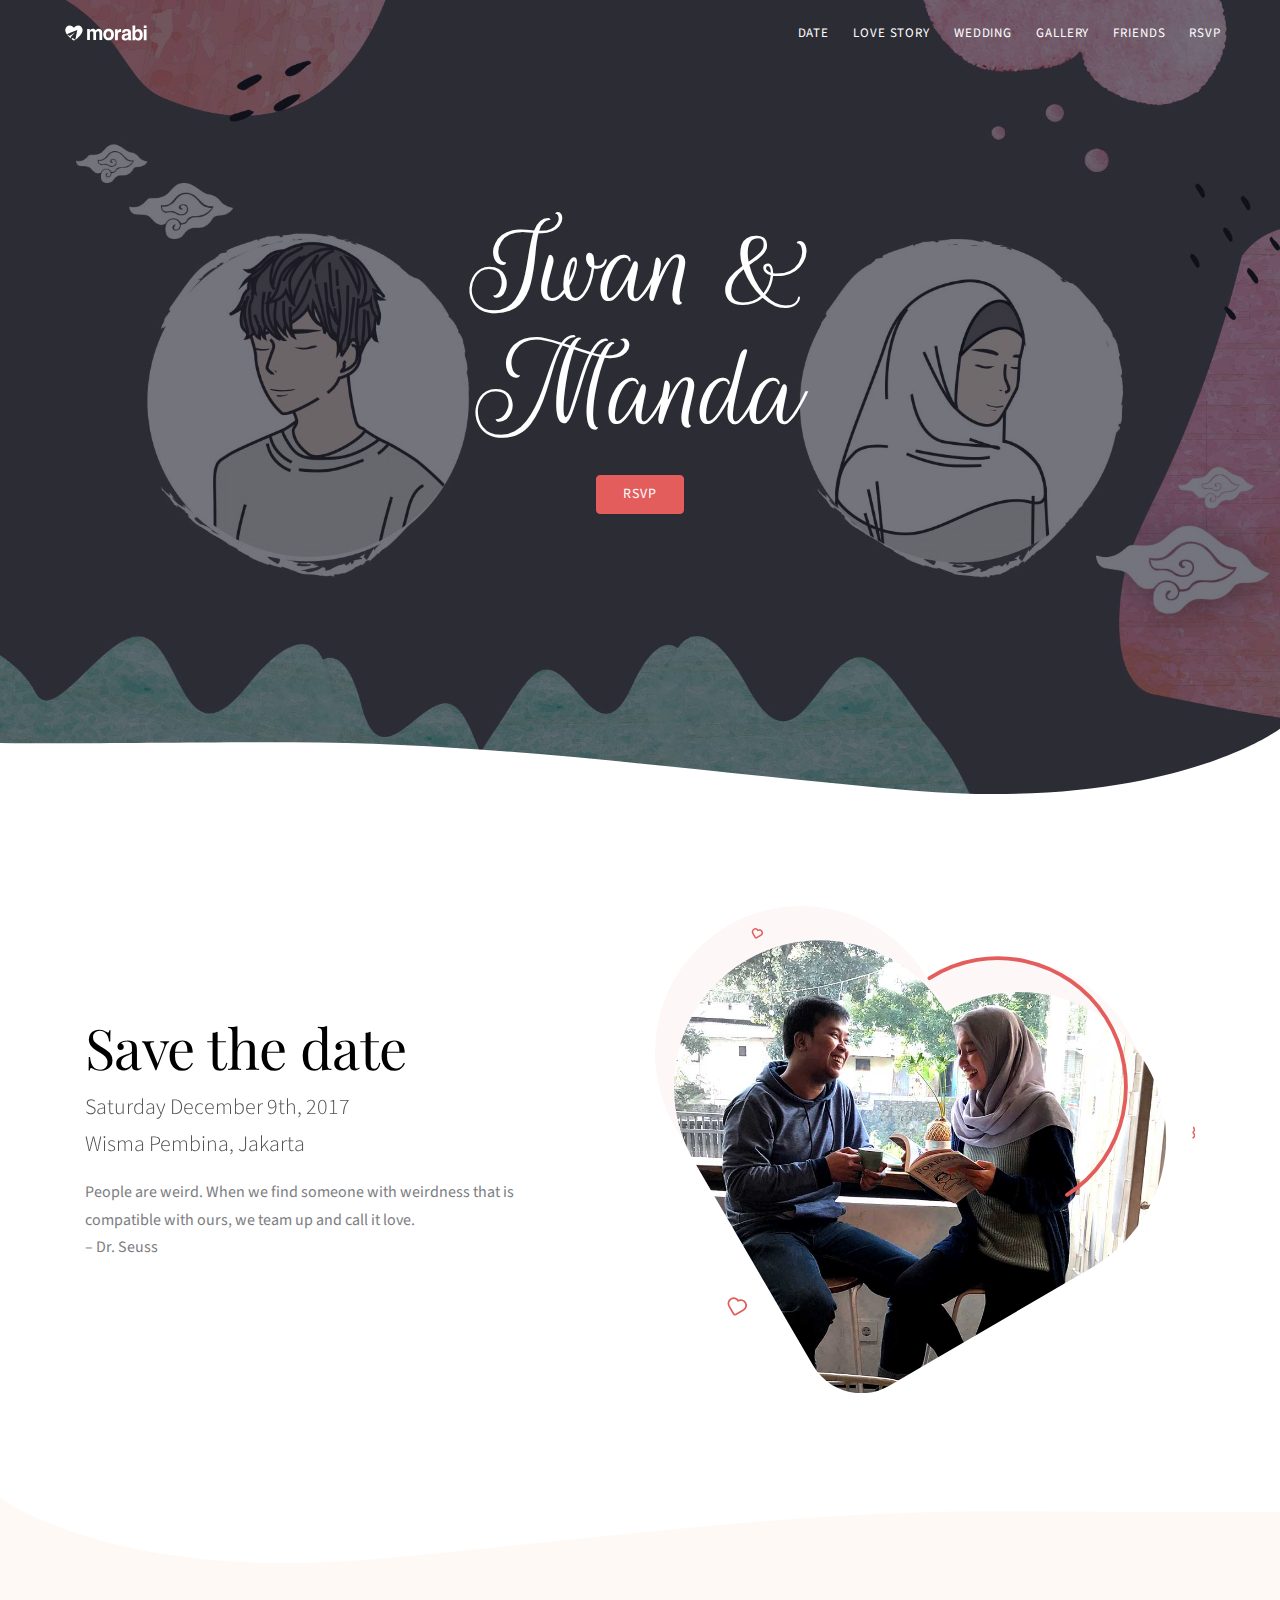
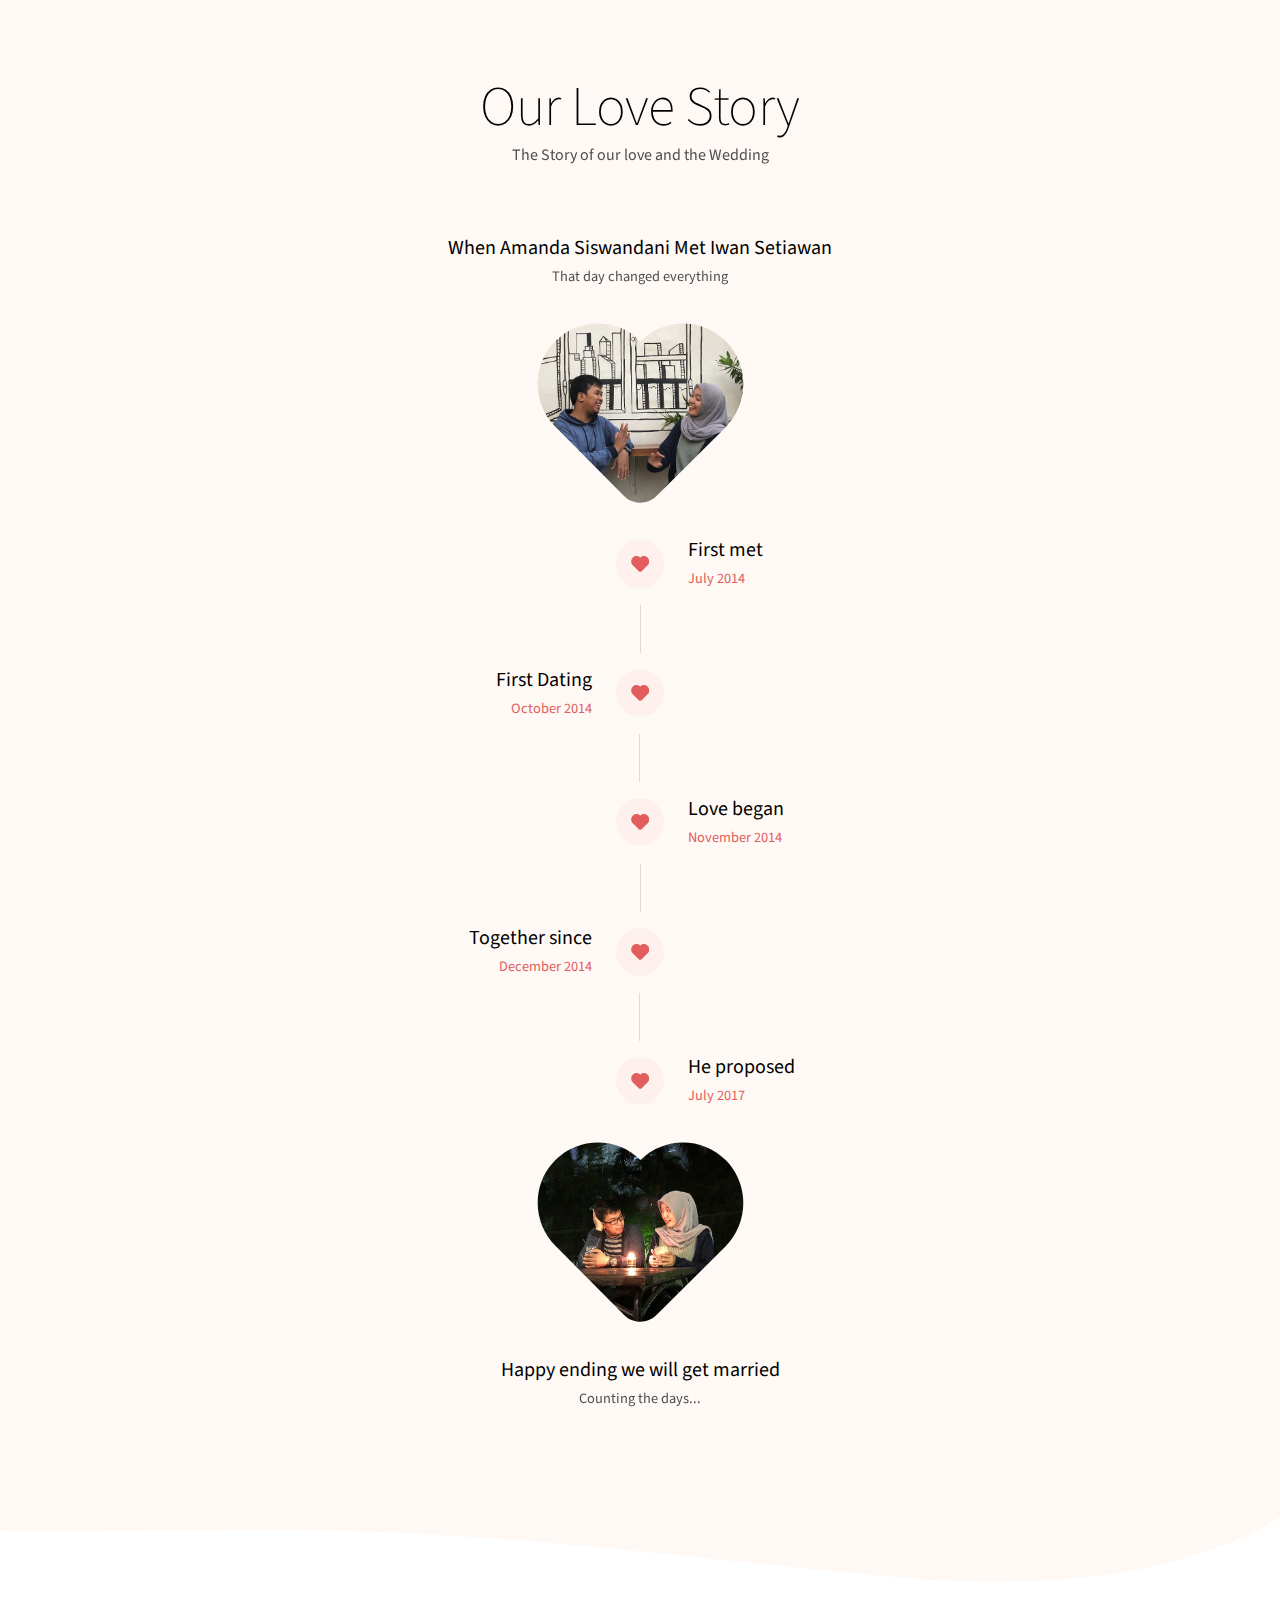
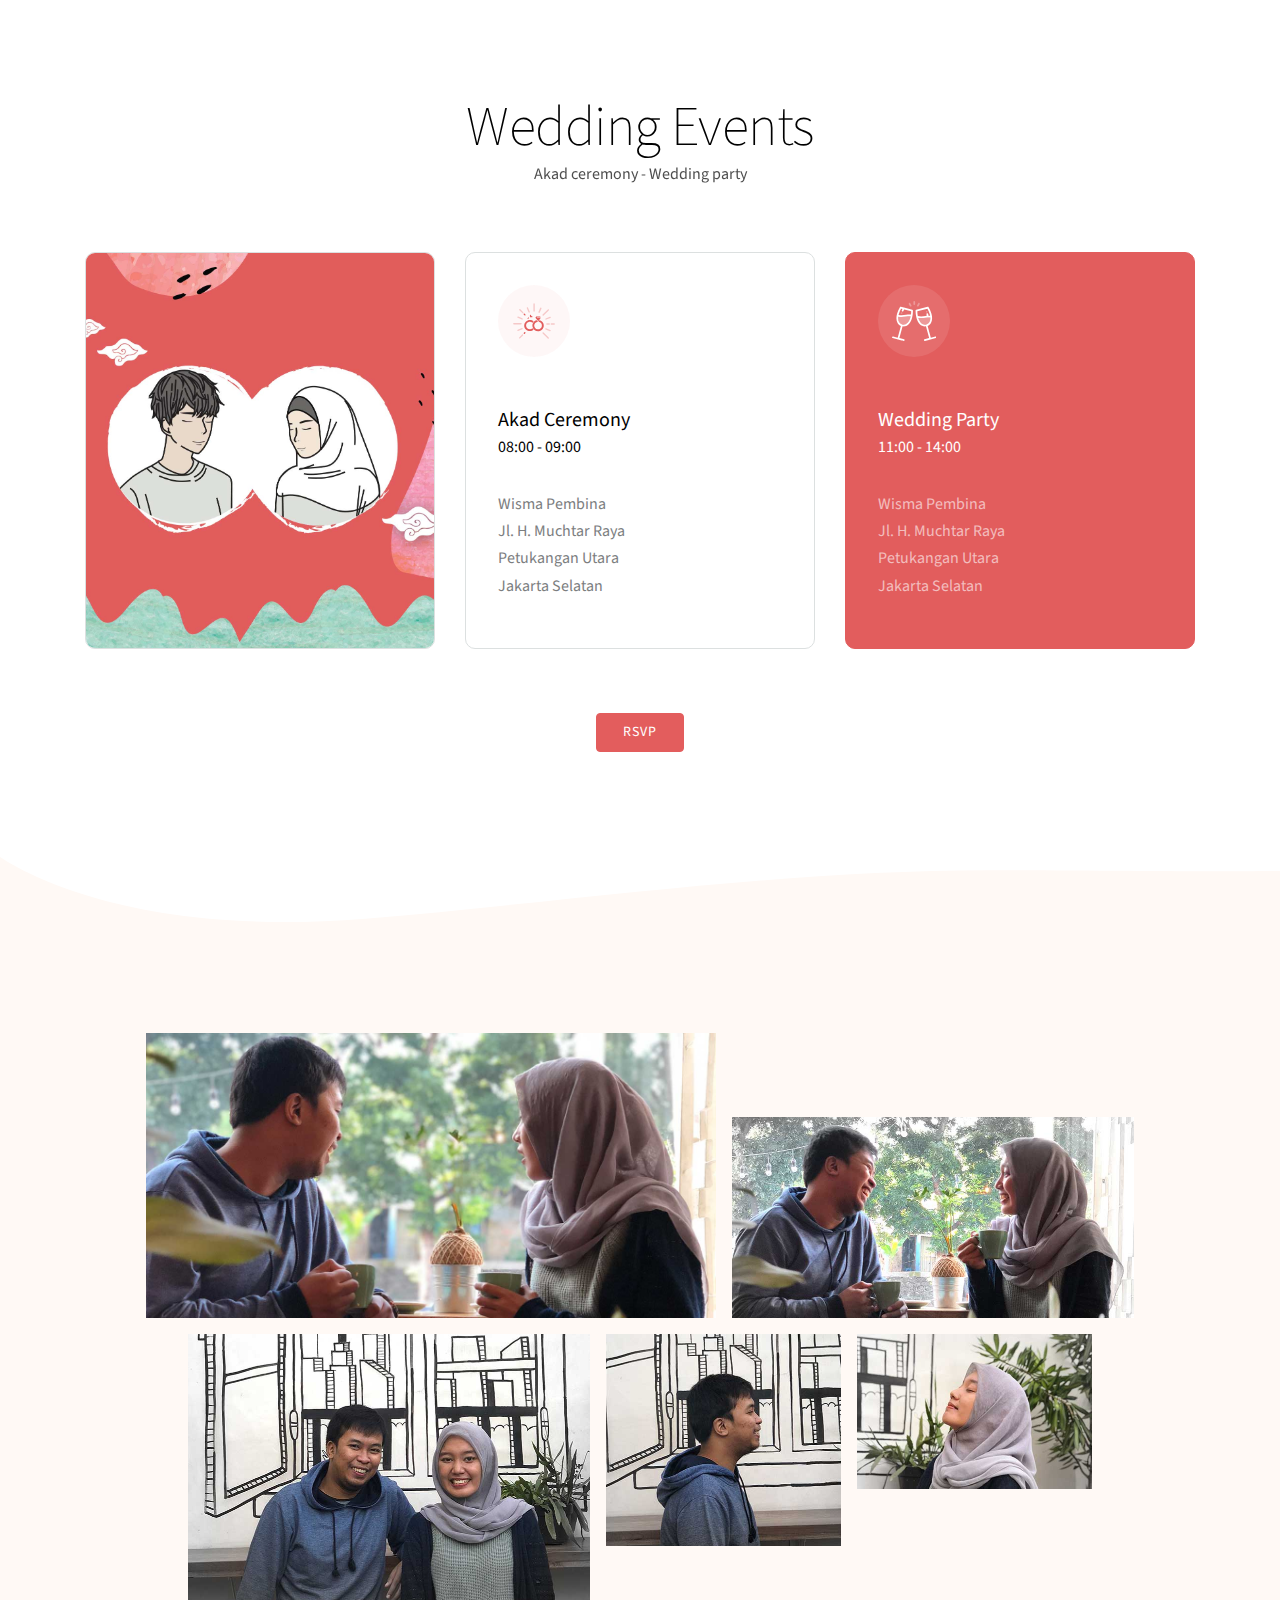
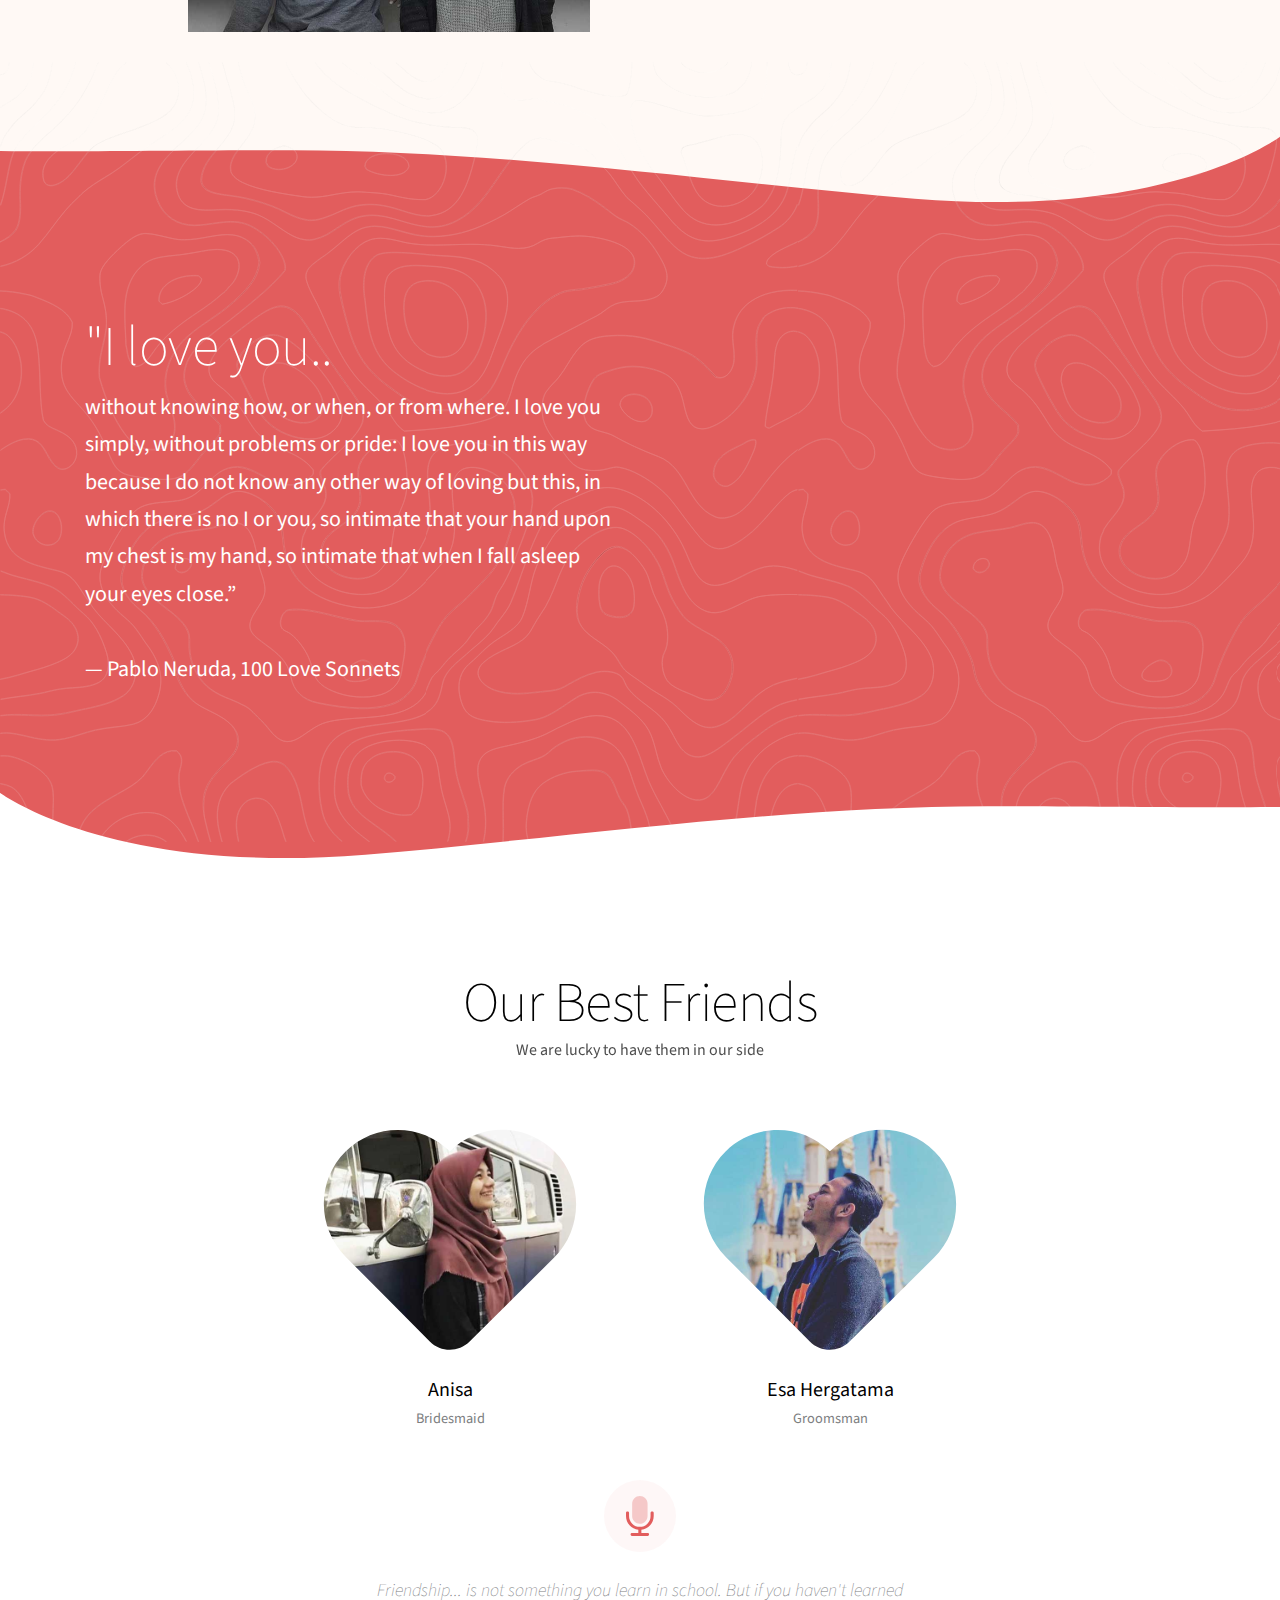
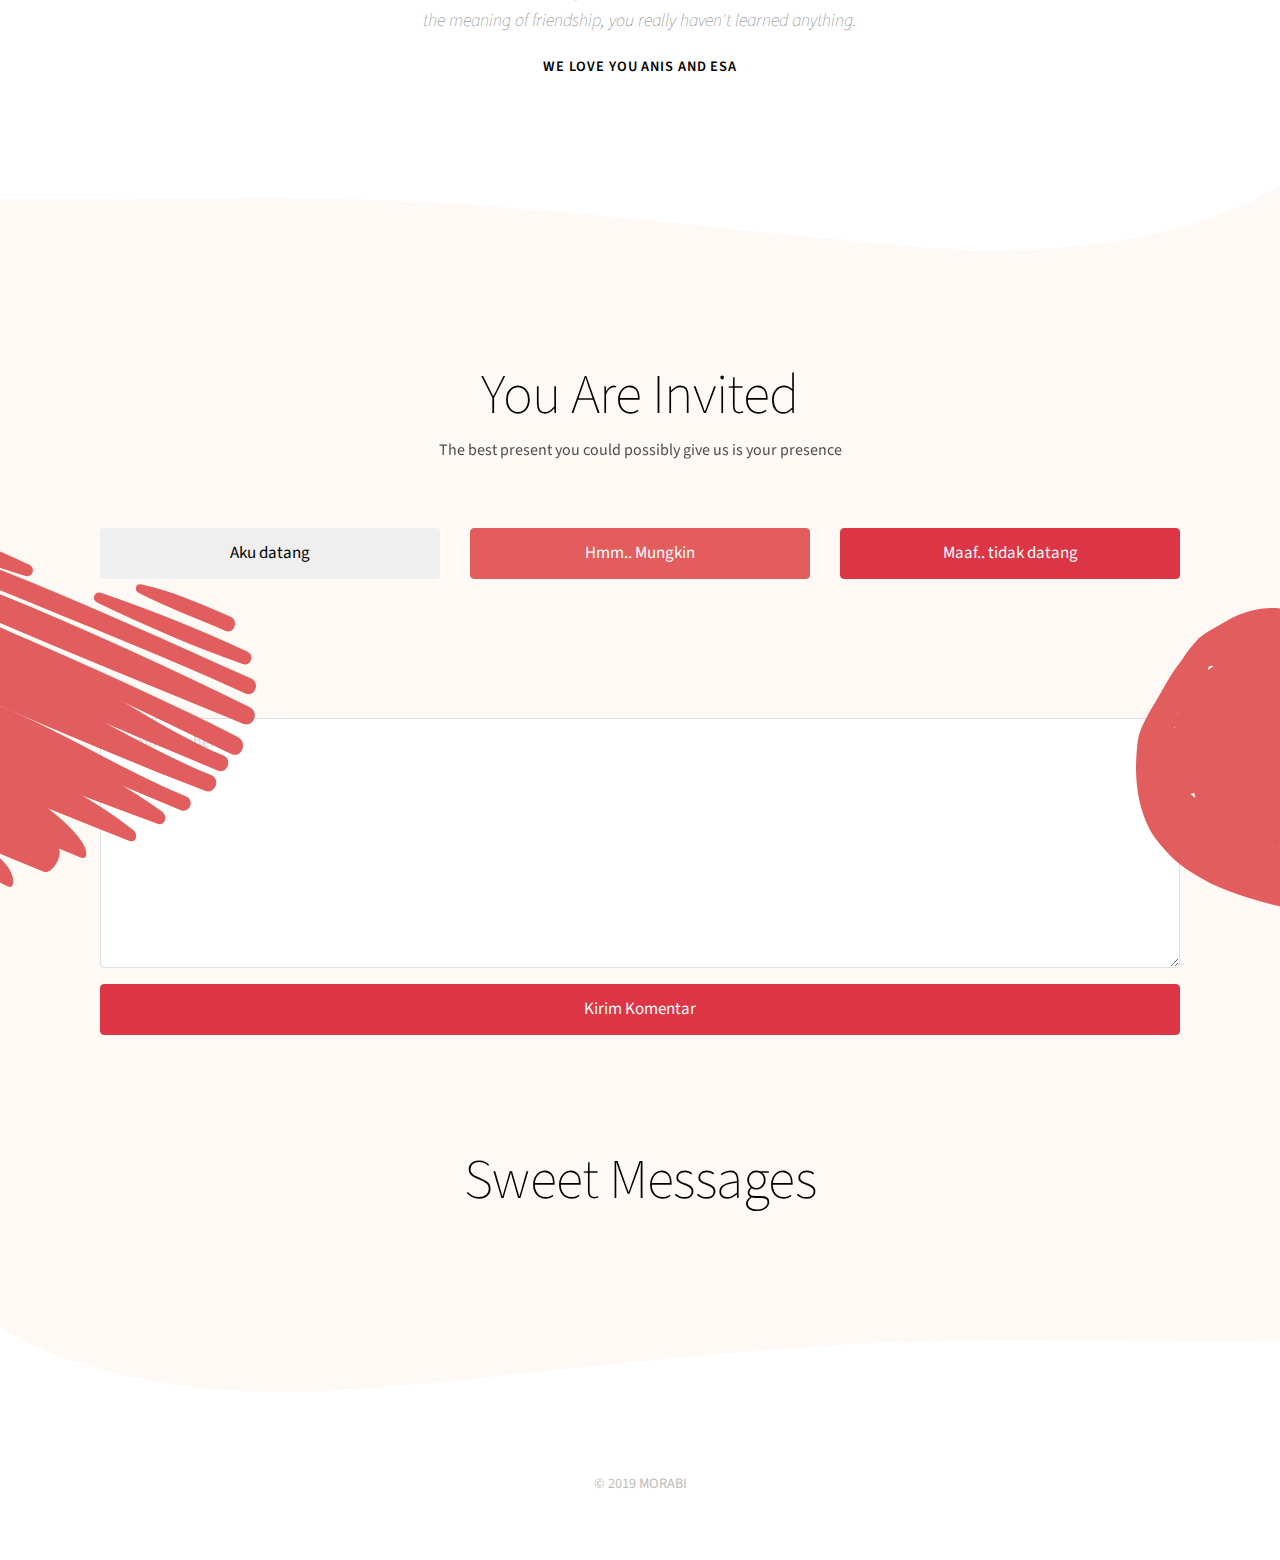
<file: index.html>
<!DOCTYPE html>
<html lang="en">

<head>
    <!-- Metas -->
    <meta charset="utf-8">
    <title>Our Joy Day</title>
    <meta name="description" content="">
    <meta name="viewport" content="width=device-width, initial-scale=1.0">
    <!-- Css -->
    <link href="css/bootstrap.css" rel="stylesheet" type="text/css" media="all" />
    <link href="css/main.css" rel="stylesheet" type="text/css" media="all" />
    <link href="css/magnific-popup.css" rel="stylesheet" type="text/css" media="all" />
    <link href="css/fonts.css" rel="stylesheet" type="text/css" media="all" />
    <link href="https://fonts.googleapis.com/css?family=Playfair+Display" rel="stylesheet">
    <link href="https://fonts.googleapis.com/css?family=Source+Sans+Pro:200,300,400,600,700" rel="stylesheet">
    <link href="https://fonts.googleapis.com/css?family=Open+Sans&display=swap" rel="stylesheet">
</head>

<body>
    <!-- Preloader -->
    <div class="loader">
        <!-- Preloader inner -->
        <div class="loader-inner">
            <svg width="120" height="220" viewbox="0 0 100 100" class="loading-spinner" version="1.1" xmlns="http://www.w3.org/2000/svg">
                <circle class="spinner" cx="50" cy="50" r="21" fill="#ffffff" stroke-width="2" />
            </svg>
        </div>
        <!-- End preloader inner -->
    </div>
    <!-- End preloader-->
    <!--Wrapper-->
    <div class="wrapper">
        <!--Header-->
        <header class="header default">
            <div class="header-section">
                <!--Container-->
                <div class="container-fluid ">
                    <nav class="navbar navbar-expand-lg header-navbar ml-0 ml-lg-5">
                        <a class=" navbar-brand navbar-logo scroll" href="#wrapper">
                            <img class="mb-0 logo-light" src="assets/svg/logo-light.svg" alt="">
                            <img class="mb-0 logo-dark" src="assets/svg/logo-dark.svg" alt="">
                        </a>
                        <button class="navbar-toggler btn-navbar-toggler" type="button" data-toggle="collapse" data-target=".nav-menu" aria-expanded="true" aria-label="Toggle navigation">
                            <span class="fa fa-bars"></span>
                        </button>
                        <div class="nav-menu collapse navbar-collapse navbar-collapse justify-content-end mr-5 ">
                            <ul class=" navbar-nav  header-navbar-nav">
                                <li><a class=" nav-link scroll" href="#resto">Date</a></li>
                                <li><a class=" nav-link scroll" href="#story">Love Story</a></li>
                                <li><a class=" nav-link scroll" href="#wedding">Wedding</a></li>
                                <li><a class=" nav-link scroll" href="#gallery">Gallery</a></li>
                                <li><a class=" nav-link scroll" href="#friends">Friends</a></li>
                                <li><a class=" nav-link scroll" href="#rsvp">Rsvp</a></li>
                            </ul>
                        </div>
                    </nav>
                </div>
                <!--End container-->
            </div>
        </header>
        <!--End header-->
        <!--Hero section-->
        <section class="gradient-overlay gradient-overlay-dark ">
            <img class="bg-image hidden-lg hidden-md hidden-sm" src="assets/img/1-mobile.jpeg" alt="">
            <img class="bg-image hidden-xs" src="assets/img/1.jpg" alt="">
            <div class="container">
                <!--row-->
                <div class="row min-vh-80 align-items-center z-index-2 position-relative text-center">
                    <div class="col-12">
                        <h1 class="display-2 font-script text-white mb-4">Iwan &amp;<br> Manda</h1>
                        <a href="#rsvp" class="btn btn-primary btn-wide-sm btn-sm  scroll">RSVP</a>
                    </div>
                </div>
                <!--End row-->
            </div>
            <!--End container-->
            <div class="curved-decoration ">


                <svg width="100%" height="100%" version="1.1" xmlns="http://www.w3.org/2000/svg" xmlns:xlink="http://www.w3.org/1999/xlink" x="0px" y="0px" viewBox="0 0 2560 168.6227" enable-background="new 0 0 2560 168.6227" xml:space="preserve">
                    <g>
                    </g>
                    <g>
                        <path d="M2560,0c0,0-219.6543,165.951-730.788,124.0771c-383.3156-31.4028-827.2138-96.9514-1244.7139-96.9514
      c-212.5106,0-439,3.5-584.4982,1.5844l0,139.9126h2560V0z" />
                    </g>
                </svg>
            </div>
        </section>
        <!--End hero section-->
        <!--Date section-->
        <section id="resto" class=" ">
            <div class="container spacer-double-lg">
                <div class="row justify-content-lg-between align-items-center">
                    <div class="col-md-6 mb-5 mb-md-0">
                        <div class="pr-md-4">
                            <h1 class="font-secondary display-4">Save the date</h1>
                            <p class="lead font-weight-300 text-dark-gray opacity-8">Saturday December 9th, 2017 <br>Wisma Pembina, Jakarta</p>
                            <p class="mb-4 pr-5">People are weird. When we find someone with weirdness that is compatible with ours, we team up and call it love.
                                <br>– Dr. Seuss</p>
                            <div class="countdown row text-center"></div>
                        </div>
                    </div>
                    <div class="col-md-6">
                        <div class="svg-mask-container">
                            <svg version="1.1" id="p.svg" xmlns="http://www.w3.org/2000/svg" xmlns:xlink="http://www.w3.org/1999/xlink" x="0px" y="0px" viewBox="0 0 980.2914 884.5557" enable-background="new 0 0 980.2914 884.5557" xml:space="preserve">
                                <path opacity="0.05" fill="#E35D5D" d="M493.9887,130.1238L493.9887,130.1238C419.5373,4.797,257.8407-37.3296,131.6182,36.1312
                              C4.3062,110.2269-37.5245,274.4576,36.6059,401.6698l215.8423,370.3983c28.1165,48.2495,90.0233,64.5706,138.2729,36.4541
                              l368.4115-214.6845c127.2958-74.1791,172.7084-240.1479,98.7059-367.5465C783.976,99.1337,621.0024,56.1091,493.9887,130.1238z" />
                                <path fill="none" stroke="#E35D5D" stroke-width="3.1978" stroke-miterlimit="10" d="M151.0414,716.6817L151.0414,716.6817
                              c-2.6854-4.5204-8.5175-6.0399-13.0702-3.3902c-4.592,2.6725-6.1008,8.5961-3.427,13.1844l7.7851,13.3598
                              c1.0141,1.7403,3.247,2.3289,4.9873,1.3148l13.2881-7.7433c4.5914-2.6756,6.2294-8.6618,3.5602-13.257
                              C161.5008,715.5639,155.6226,714.0121,151.0414,716.6817z" />
                                <path fill="none" stroke="#E35D5D" stroke-width="2.7402" stroke-miterlimit="10" d="M186.6779,44.1803L186.6779,44.1803
                              c-1.4613-2.4599-4.635-3.2867-7.1125-1.8449c-2.4988,1.4543-3.3199,4.6778-1.8649,7.1747l4.2365,7.2701
                              c0.5519,0.947,1.767,1.2674,2.714,0.7155l7.2311-4.2138c2.4985-1.456,3.3899-4.7136,1.9374-7.2141
                              C192.3697,43.572,189.1709,42.7276,186.6779,44.1803z" />
                                <path fill="none" stroke="#E35D5D" stroke-width="2.5752" stroke-miterlimit="10" d="M978.3951,400.8979
                              c-0.5042,0.934-0.5042,2.0591,0,2.993c0.3052,0.4453,0.5839,0.9083,0.835,1.3862c0.5513,1.3705-0.4096,2.8669-1.3862,3.9854
                              c-0.6144,0.7089-1.3075,1.6697-0.8979,2.5203c0.1919,0.3133,0.4371,0.5904,0.7246,0.8192c2.0887,2.0325,2.1343,5.3734,0.1018,7.4622
                              c-0.5895,0.6058-1.3159,1.0612-2.1182,1.3277" />
                                <defs>
                                    <mask id="mask">
                                        <path fill="#ffffff" d="M528.4855,192.3897L528.4855,192.3897C454.034,67.0629,292.3375,24.9363,166.115,98.3971
                                    C38.8029,172.4928-3.0277,336.7236,71.1027,463.9358L286.945,834.3341c28.1165,48.2495,90.0233,64.5706,138.2729,36.4541
                                    l368.4115-214.6845c127.2958-74.1792,172.7084-240.1479,98.7059-367.5465C818.4728,161.3996,655.4992,118.375,528.4855,192.3897z" />
                                    </mask>
                                </defs>
                                <image mask="url(#mask)" width="981" height="885" xlink:href="assets/img/mask-lg.jpg" />
                                <g>
                                    <path fill="none" stroke="#E35D5D" stroke-width="7" stroke-linecap="round" stroke-miterlimit="10" d="M747.8805,524.349
                                 c108.1955-68.637,139.1927-213.677,70.5558-321.8725S606.4696,62.2462,498.2741,130.8832l0,0" />
                                </g>
                            </svg>
                        </div>
                    </div>
                </div>
            </div>
            <div class="curved-decoration">
                <svg width="100%" height="100%" class="bg-secondary-svg" version="1.1" xmlns="http://www.w3.org/2000/svg" xmlns:xlink="http://www.w3.org/1999/xlink" x="0px" y="0px" viewBox="0 0 2560 168.6227" enable-background="new 0 0 2560 168.6227" xml:space="preserve">
                    <g>
                    </g>
                    <g>
                        <path d="M0,0c0,0,219.6543,165.951,730.788,124.0771c383.3156-31.4028,827.2139-96.9514,1244.7139-96.9514
      c212.5106,0,438.9999,3.5,584.4982,1.5844v139.9126H0V0z" />
                    </g>
                </svg>
            </div>
        </section>
        <!--End date section-->
        <section id="story" class=" bg-secondary spacer-one-top-lg">
            <!--Container-->
            <div class="container spacer-one-bottom-lg">
                <!--Row-->
                <div class="row justify-content-center">
                    <div class="col">
                        <div class=" text-center mb-5 pb-5">
                            <h1 class="display-4 mb-0">Our Love Story</h1>
                            <p class="w-md-40 mb-0 mx-auto text-dark-gray opacity-8 ">The Story of our love and the Wedding</p>
                        </div>
                    </div>
                </div>
                <!--End row-->
                <div class="row  justify-content-center">
                    <div class="col-lg-12 text-center">
                        <div class="mb-3 pb-3">
                            <h5 class="mb-0"> When Amanda Siswandani Met Iwan Setiawan</h5>
                            <span class="small text-dark-gray opacity-8">That day changed everything</span>
                        </div>
                    </div>
                    <div class="col-md-3 d-flex flex-column align-items-center">
                        <div class="mb-3 pb-3 px-4">
                            <div class="svg-mask-container">
                                <svg width="100%" height="100%" version="1.1" xmlns="http://www.w3.org/2000/svg" xmlns:xlink="http://www.w3.org/1999/xlink" x="0px" y="0px" viewBox="0 0 607 532" enable-background="new 0 0 607 532" xml:space="preserve">
                                    <defs>
                                        <mask id="mask-small-1">
                                            <path fill="#FFFFFF" d="M303.2954,55.7655L303.2954,55.7655c-68.9887-68.3032-180.269-68.3601-249.3155,0.1402
                                       c-69.6423,69.0921-69.0838,181.9562,0.0139,251.5284l201.1888,202.5704c26.2076,26.3876,68.8445,26.5335,95.2321,0.3258
                                       l201.4838-200.1096c69.6179-69.1431,71.0768-183.7278,2.0303-253.4415C485.013-12.8027,372.7591-13.2244,303.2954,55.7655z" />
                                        </mask>
                                    </defs>
                                    <image mask="url(#mask-small-1)" width="607" height="532" xlink:href="assets/img/mask-md.jpg" />
                                </svg>
                            </div>
                        </div>
                    </div>
                </div>
                <div class="row">
                    <div class="col d-flex flex-column align-items-center">
                        <ol class="story mb-0">
                            <li>
                                <div class="story-icon bg-icon-primary">
                                    <svg version="1.1" class="icon-svg" xmlns="http://www.w3.org/2000/svg" xmlns:xlink="http://www.w3.org/1999/xlink" x="0px" y="0px" viewBox="0 0 107 93" enable-background="new 0 0 107 93" xml:space="preserve">
                                        <path fill="#E25D5D" d="M53.6825,9.4436L53.6825,9.4436C41.6532-2.4793,22.2392-2.5,10.1866,9.4439
                                    c-12.1565,12.0471-12.07,31.7375-0.0219,43.8819l35.08,35.3601c4.5697,4.6061,12.0081,4.6357,16.6142,0.0661l35.1704-34.8918
                                    c12.1523-12.056,12.4179-32.0464,0.3787-44.2154C85.3917-2.5013,65.8078-2.5857,53.6825,9.4436z" />
                                    </svg>
                                </div>
                                <div>
                                    <h5 class="mb-0">First met</h5>
                                    <span class="small text-primary">July 2014</span>
                                </div>
                            </li>
                            <li>
                                <div class="story-icon bg-icon-primary">
                                    <svg version="1.1" class="icon-svg" xmlns="http://www.w3.org/2000/svg" xmlns:xlink="http://www.w3.org/1999/xlink" x="0px" y="0px" viewBox="0 0 107 93" enable-background="new 0 0 107 93" xml:space="preserve">
                                        <path fill="#E25D5D" d="M53.6825,9.4436L53.6825,9.4436C41.6532-2.4793,22.2392-2.5,10.1866,9.4439
                                    c-12.1565,12.0471-12.07,31.7375-0.0219,43.8819l35.08,35.3601c4.5697,4.6061,12.0081,4.6357,16.6142,0.0661l35.1704-34.8918
                                    c12.1523-12.056,12.4179-32.0464,0.3787-44.2154C85.3917-2.5013,65.8078-2.5857,53.6825,9.4436z" />
                                    </svg>
                                </div>
                                <div>
                                    <h5 class="mb-0">First Dating</h5>
                                    <span class="small text-primary">October 2014</span>
                                </div>
                            </li>
                            <li>
                                <div class="story-icon bg-icon-primary">
                                    <svg version="1.1" class="icon-svg" xmlns="http://www.w3.org/2000/svg" xmlns:xlink="http://www.w3.org/1999/xlink" x="0px" y="0px" viewBox="0 0 107 93" enable-background="new 0 0 107 93" xml:space="preserve">
                                        <path fill="#E25D5D" d="M53.6825,9.4436L53.6825,9.4436C41.6532-2.4793,22.2392-2.5,10.1866,9.4439
                                    c-12.1565,12.0471-12.07,31.7375-0.0219,43.8819l35.08,35.3601c4.5697,4.6061,12.0081,4.6357,16.6142,0.0661l35.1704-34.8918
                                    c12.1523-12.056,12.4179-32.0464,0.3787-44.2154C85.3917-2.5013,65.8078-2.5857,53.6825,9.4436z" />
                                    </svg>
                                </div>
                                <div>
                                    <h5 class="mb-0">Love began</h5>
                                    <span class="small text-primary">November 2014</span>
                                </div>
                            </li>
                            <li>
                                <div class="story-icon bg-icon-primary">
                                    <svg version="1.1" class="icon-svg" xmlns="http://www.w3.org/2000/svg" xmlns:xlink="http://www.w3.org/1999/xlink" x="0px" y="0px" viewBox="0 0 107 93" enable-background="new 0 0 107 93" xml:space="preserve">
                                        <path fill="#E25D5D" d="M53.6825,9.4436L53.6825,9.4436C41.6532-2.4793,22.2392-2.5,10.1866,9.4439
                                    c-12.1565,12.0471-12.07,31.7375-0.0219,43.8819l35.08,35.3601c4.5697,4.6061,12.0081,4.6357,16.6142,0.0661l35.1704-34.8918
                                    c12.1523-12.056,12.4179-32.0464,0.3787-44.2154C85.3917-2.5013,65.8078-2.5857,53.6825,9.4436z" />
                                    </svg>
                                </div>
                                <div>
                                    <h5 class="mb-0">Together since</h5>
                                    <span class="small text-primary">December 2014</span>
                                </div>
                            </li>
                            <li>
                                <div class="story-icon bg-icon-primary">
                                    <svg version="1.1" class="icon-svg" xmlns="http://www.w3.org/2000/svg" xmlns:xlink="http://www.w3.org/1999/xlink" x="0px" y="0px" viewBox="0 0 107 93" enable-background="new 0 0 107 93" xml:space="preserve">
                                        <path fill="#E25D5D" d="M53.6825,9.4436L53.6825,9.4436C41.6532-2.4793,22.2392-2.5,10.1866,9.4439
                                    c-12.1565,12.0471-12.07,31.7375-0.0219,43.8819l35.08,35.3601c4.5697,4.6061,12.0081,4.6357,16.6142,0.0661l35.1704-34.8918
                                    c12.1523-12.056,12.4179-32.0464,0.3787-44.2154C85.3917-2.5013,65.8078-2.5857,53.6825,9.4436z" />
                                    </svg>
                                </div>
                                <div>
                                    <h5 class="mb-0">He proposed</h5>
                                    <span class="small text-primary">July 2017</span>
                                </div>
                            </li>
                        </ol>
                    </div>
                </div>
                <div class="row  justify-content-center">
                    <div class="col-md-3 d-flex flex-column align-items-center">
                        <div class="mb-3 pb-3 mt-3 pt-3 px-4">
                            <div class="svg-mask-container">
                                <svg width="100%" height="100%" version="1.1" xmlns="http://www.w3.org/2000/svg" xmlns:xlink="http://www.w3.org/1999/xlink" x="0px" y="0px" viewBox="0 0 607 532" enable-background="new 0 0 607 532" xml:space="preserve">
                                    <defs>
                                        <mask id="mask-small-2">
                                            <path fill="#FFFFFF" d="M303.2954,55.7655L303.2954,55.7655c-68.9887-68.3032-180.269-68.3601-249.3155,0.1402
                                       c-69.6423,69.0921-69.0838,181.9562,0.0139,251.5284l201.1888,202.5704c26.2076,26.3876,68.8445,26.5335,95.2321,0.3258
                                       l201.4838-200.1096c69.6179-69.1431,71.0768-183.7278,2.0303-253.4415C485.013-12.8027,372.7591-13.2244,303.2954,55.7655z" />
                                        </mask>
                                    </defs>
                                    <image mask="url(#mask-small-2)" width="607" height="532" xlink:href="assets/img/mask-md2.jpg" />
                                </svg>
                            </div>
                        </div>
                    </div>
                    <div class="col-lg-12 text-center">
                        <div class="">
                            <h5 class="mb-0"> Happy ending we will get married</h5>
                            <span class="small text-dark-gray opacity-8">Counting the days...</span>
                        </div>
                    </div>
                </div>
            </div>
            <!--End container-->

            <div class="curved-decoration ">
                <svg width="100%" height="100%" class="bg-white-svg" version="1.1" xmlns="http://www.w3.org/2000/svg" xmlns:xlink="http://www.w3.org/1999/xlink" x="0px" y="0px" viewBox="0 0 2560 168.6227" enable-background="new 0 0 2560 168.6227" xml:space="preserve">
                    <g>
                    </g>
                    <g>
                        <path d="M2560,0c0,0-219.6543,165.951-730.788,124.0771c-383.3156-31.4028-827.2138-96.9514-1244.7139-96.9514
      c-212.5106,0-439,3.5-584.4982,1.5844l0,139.9126h2560V0z" />
                    </g>
                </svg>
            </div>
        </section>
        <section id="wedding" class="spacer-one-top-lg">

            <!--Container-->
            <div class="container spacer-one-bottom-lg">
                <!--Row-->
                <div class="row justify-content-center">
                    <div class="col">
                        <div class=" text-center mb-5 pb-5">
                            <h1 class="display-4 mb-0">Wedding Events</h1>
                            <p class="w-md-40 mb-0 mx-auto text-dark-gray opacity-8 ">Akad ceremony - Wedding party</p>
                        </div>
                    </div>
                </div>
                <!--End row-->
                <!--Row-->
                <div class="row">
                    <div class="col-md-6 col-lg-4 d-flex mb-4 mb-lg-0 display-state ">
                        <div class="card card-icon-2 card-body justify-content-between">
                            <img class="bg-image" src="assets/img/1-2.jpg" alt="">
                        </div>
                    </div>
                    <div class="col-md-6 col-lg-4 d-flex mb-4 mb-lg-0">
                        <div class="card card-body justify-content-between">
                            <div class="icon-round mb-5 mb-md-5  bg-icon-primary">
                                <img class="icon-svg" src="assets/svg/haha.svg">
                            </div>
                            <h5 class="mb-0">Akad Ceremony</h5>
                            <h6 class="mb-5">08:00 - 09:00</h6>
                            <p class="text-align-center">Wisma Pembina
                                <br>Jl. H. Muchtar Raya
                                <br>Petukangan Utara
                                <br>Jakarta Selatan
                            </p>
                        </div>
                    </div>
                    <div class="col-md-6 col-lg-4 d-flex ">
                        <div class="card card-body justify-content-between bg-primary text-light">
                            <div class="icon-round mb-3 mb-md-5  bg-icon-white">
                                <svg class="icon-svg" version="1.1" xmlns="http://www.w3.org/2000/svg" xmlns:xlink="http://www.w3.org/1999/xlink" x="0px" y="0px" viewBox="0 0 512 460" enable-background="new 0 0 512 460;" xml:space="preserve">
                                    <g>
                                        <g>
                                            <path fill="#FFFFFF" d="M240.8,110.7c-0.1-4.5-3.1-8.3-7.4-9.4L138,76.1c0,0,0,0,0,0L102,66.7c-4.3-1.1-8.8,0.7-11.1,4.4
                                       c-14.4,23.3-25.7,49.3-32.7,75.1c-11.7,43-9.7,79.9,5.7,106.7c9,15.5,22.1,26.9,38.3,33.4L65.6,421.3l-53-14
                                       c-5.3-1.4-10.8,1.8-12.2,7.1c-1.4,5.3,1.8,10.8,7.1,12.2c0,0,62.5,16.5,62.5,16.5c0,0,62.7,16.5,62.7,16.5
                                       c0.9,0.2,1.7,0.3,2.6,0.3c4.4,0,8.5-3,9.7-7.5c1.4-5.3-1.8-10.8-7.1-12.2l-52.9-13.9l36.8-135c3.6,0.5,7.2,0.8,10.8,0.8
                                       c44.6,0,81.4-37.5,98.5-100.3C238,166.1,241.4,138,240.8,110.7z M211.7,186.6c-14.6,53.6-44.2,85.5-79.2,85.5
                                       c-5.1,0-10.3-0.7-15.4-2c-15.4-4.1-27.8-13.5-35.7-27.2c-9.4-16.3-12.6-37.8-9.5-63.1c13.4,2.2,26,3,37.9,3
                                       c19.7,0,37.6-2.2,54.2-4.3c18.8-2.3,35.5-4.4,50.3-2.5C213.5,179.5,212.6,183.1,211.7,186.6z M218,156.3
                                       c-17.7-2.4-36.6-0.1-56.4,2.4c-25.3,3.1-53.7,6.6-86.2,1.4c0.7-2.9,1.4-5.7,2.2-8.7c5.9-21.6,15.1-43.4,26.6-63.5l15.9,4.2
                                       c-2.9,5.6-5.5,11.3-7.6,15.9c-2.2,5,0,11,5.1,13.2c1.3,0.6,2.7,0.9,4.1,0.9c3.8,0,7.5-2.2,9.1-5.9c3.2-7.3,6.4-13.7,9.2-18.8
                                       l80.9,21.3C220.8,131.2,219.8,143.9,218,156.3z" />
                                        </g>
                                    </g>
                                    <g opacity="0.3">
                                        <g>
                                            <path fill="#FFFFFF" d="M256,0c-5.5,0-10,4.5-10,10v26.1c0,5.5,4.5,10,10,10c5.5,0,10-4.5,10-10V10C266,4.5,261.5,0,256,0z" />
                                        </g>
                                    </g>
                                    <g opacity="0.3">
                                        <g>
                                            <path fill="#FFFFFF" d="M223.6,49l-13.2-22.6c-2.8-4.8-8.9-6.4-13.7-3.6c-4.8,2.8-6.4,8.9-3.6,13.7l13.2,22.6
                                       c1.9,3.2,5.2,4.9,8.6,4.9c1.7,0,3.5-0.4,5.1-1.4C224.8,59.9,226.4,53.8,223.6,49z" />
                                        </g>
                                    </g>
                                    <g opacity="0.3">
                                        <g>
                                            <path fill="#FFFFFF" d="M315.3,22.9c-4.8-2.8-10.9-1.2-13.7,3.6L288.4,49c-2.8,4.8-1.2,10.9,3.6,13.7c1.6,0.9,3.3,1.4,5,1.4
                                       c3.4,0,6.8-1.8,8.6-4.9l13.2-22.6C321.7,31.8,320.1,25.7,315.3,22.9z" />
                                        </g>
                                    </g>
                                    <g opacity="0.3">
                                        <g>
                                            <path fill="#FFFFFF" d="M408.6,120.7C408.6,120.7,408.6,120.7,408.6,120.7c-1.7-5.3-7.2-8.2-12.5-6.7c-5.3,1.6-8.3,7.2-6.7,12.5
                                       c0,0.1,0,0.2,0.1,0.2c1.4,4.3,5.3,7,9.5,7c1,0,2-0.1,3-0.5C407.3,131.6,410.2,126,408.6,120.7z" />
                                        </g>
                                    </g>
                                    <g opacity="0.3">
                                        <g>
                                            <circle fill="#FFFFFF" cx="110" cy="138" r="10" />
                                        </g>
                                    </g>
                                    <g>
                                        <g>
                                            <g>
                                                <path fill="#FFFFFF" d="M442,443.1C442,443.1,442,443.1,442,443.1l-62.2,16.4C385.7,458,442,443.1,442,443.1z" />
                                                <path fill="#FFFFFF" d="M379.8,459.5c-0.3,0.1-0.5,0.1-0.5,0.1L379.8,459.5z" />
                                                <path fill="#FFFFFF" d="M511.7,414.4c-1.4-5.3-6.9-8.5-12.2-7.1l-53,14l-36.8-135.1c16.2-6.5,29.4-17.9,38.3-33.4
                                          c15.5-26.8,17.5-63.7,5.8-106.7c-7-25.8-18.3-51.7-32.7-75.1c-2.3-3.7-6.8-5.5-11.1-4.4l-131.3,34.6c-4.3,1.1-7.3,5-7.4,9.4
                                          c-0.5,24.6,2.2,49.7,7.8,73.3c0.1,0.3,0.1,0.7,0.2,1c0.6,2.3,1.1,4.6,1.8,6.8c17.1,62.8,53.9,100.3,98.5,100.3c0,0,0,0,0,0
                                          c3.6,0,7.2-0.3,10.8-0.8l36.8,135l-52.9,13.9c-5.3,1.4-8.5,6.9-7.1,12.2c1.2,4.5,5.2,7.5,9.7,7.5c0.8,0,1.7-0.1,2.6-0.3
                                          l62.7-16.5c0,0,0,0,0,0l62.5-16.5C509.9,425.2,513.1,419.8,511.7,414.4z M291.2,118.7l116.6-30.8c11.6,20,20.8,41.8,26.6,63.5
                                          c1.7,6.3,3.1,12.4,4.2,18.3c-6.1-0.6-12.3-0.7-18.6-0.4c-1.1-7.3-2.7-15-4-20.9c-1.2-5.4-6.6-8.8-12-7.5c-5.4,1.2-8.8,6.6-7.5,12
                                          c1.5,6.7,2.7,12.8,3.5,18.1c-4.5,0.5-9.1,1.1-13.7,1.7c-26,3.3-55.2,7-89.1,1C293.3,155.8,291.3,137.1,291.2,118.7z M379.5,272.1
                                          C379.5,272.1,379.5,272.1,379.5,272.1c-33.2,0-61.6-28.8-76.8-77.4c11.1,1.5,21.8,2.2,31.9,2.2c19.7,0,37.6-2.3,54.2-4.4
                                          c19.6-2.5,36.9-4.7,52.2-2.3c1.2,20.8-2.3,38.7-10.4,52.7c-7.9,13.7-20.3,23.1-35.7,27.2C389.8,271.4,384.6,272.1,379.5,272.1z" />
                                            </g>
                                        </g>
                                    </g>
                                    <path opacity="0.3" fill="#FFFFFF" d="M211.7,186.6c-14.6,53.6-44.2,85.5-79.2,85.5c-5.1,0-10.3-0.7-15.4-2c-15.4-4.1-27.8-13.5-35.7-27.2
                                 c-9.4-16.3-12.6-37.8-9.5-63.1c13.4,2.2,26,3,37.9,3c19.7,0,37.6-2.2,54.2-4.3c18.8-2.3,35.5-4.4,50.3-2.5
                                 C213.5,179.5,212.6,183.1,211.7,186.6z" />
                                    <path opacity="0.3" fill="#FFFFFF" d="M379.5,272.1C379.5,272.1,379.5,272.1,379.5,272.1c-33.2,0-61.6-28.8-76.8-77.4c11.1,1.5,21.8,2.2,31.9,2.2
                                 c19.7,0,37.6-2.3,54.2-4.4c19.6-2.5,36.9-4.7,52.2-2.3c1.2,20.8-2.3,38.7-10.4,52.7c-7.9,13.7-20.3,23.1-35.7,27.2
                                 C389.8,271.4,384.6,272.1,379.5,272.1" />
                                </svg>
                            </div>
                            <h5 class="mb-0 text-white">Wedding Party</h5>
                            <h6 class="mb-5 text-white">11:00 - 14:00</h6>
                            <p class="text-align-center">Wisma Pembina
                                <br>Jl. H. Muchtar Raya
                                <br>Petukangan Utara
                                <br>Jakarta Selatan
                            </p>
                        </div>
                    </div>
                </div>
                <!--End row-->
                <!--Row-->
                <div class="row">
                    <div class="col">
                        <div class=" text-center mt-5 pt-5">
                            <a href="#rsvp" class="btn btn-primary btn-wide-sm btn-sm  scroll">RSVP</a>
                        </div>
                    </div>
                    <!--End row-->
                </div>
                <!--End container-->
            </div>
            <div class="curved-decoration">
                <svg width="100%" height="100%" class="bg-secondary-svg" version="1.1" xmlns="http://www.w3.org/2000/svg" xmlns:xlink="http://www.w3.org/1999/xlink" x="0px" y="0px" viewBox="0 0 2560 168.6227" enable-background="new 0 0 2560 168.6227" xml:space="preserve">
                    <g>
                    </g>
                    <g>
                        <path d="M0,0c0,0,219.6543,165.951,730.788,124.0771c383.3156-31.4028,827.2139-96.9514,1244.7139-96.9514
      c212.5106,0,438.9999,3.5,584.4982,1.5844v139.9126H0V0z"></path>
                    </g>
                </svg>
            </div>
        </section>
        <section id="gallery" class="bg-secondary ">
            <div class="container spacer-double-lg">
                <div class="col-lg-11 mx-lg-auto">
                    <div class="row justify-content-center card-gutters">
                        <div class="col-7 mb-3">
                            <a href="assets/img/offset/large/1.jpg" class="popup-image hover-effect d-block">
                                <img class="img-fluid" src="assets/img/offset/1.jpg" alt="">
                                <span class="hover-effect-container">
                                    <span class="hover-effect-icon has-svg">
                                        <svg version="1.1" xmlns="http://www.w3.org/2000/svg" xmlns:xlink="http://www.w3.org/1999/xlink" x="0px" y="0px" viewBox="0 0 73.6404 64.5606" enable-background="new 0 0 73.6404 64.5606" xml:space="preserve">
                                            <g>
                                                <path fill="#E25D5D" d="M36.904,6.66L36.904,6.66C28.5329-1.7395,14.9401-1.8373,6.4502,6.4736
                                          c-8.5632,8.3827-8.5871,22.1694-0.2037,30.724l24.4097,24.9081c3.1797,3.2446,8.3876,3.2973,11.6323,0.1176l24.7745-24.2787
                                          c8.5602-8.3889,8.832-22.3842,0.4549-30.956C59.1567-1.5672,45.4453-1.7103,36.904,6.66z" />
                                                <path fill="#FFFFFF" d="M44.695,28.8005c0-0.4883-0.3996-0.8879-0.8879-0.8879h-4.4394v-4.4394
                                          c0-0.4883-0.3996-0.8879-0.8879-0.8879h-2.9596c-0.4883,0-0.8879,0.3996-0.8879,0.8879v4.4394h-4.4394
                                          c-0.4883,0-0.8879,0.3995-0.8879,0.8879v2.9596c0,0.4883,0.3996,0.8879,0.8879,0.8879h4.4394v4.4394
                                          c0,0.4883,0.3996,0.8879,0.8879,0.8879h2.9596c0.4883,0,0.8879-0.3996,0.8879-0.8879V32.648h4.4394
                                          c0.4883,0,0.8879-0.3995,0.8879-0.8879V28.8005z" />
                                            </g>
                                        </svg>
                                    </span>
                                </span>
                            </a>
                        </div>
                        <div class="col-5 align-self-end mb-3">
                            <a href="assets/img/offset/large/2.jpg" class="popup-image hover-effect d-block">
                                <img class="img-fluid" src="assets/img/offset/2.jpg" alt="">
                                <span class="hover-effect-container">
                                    <span class="hover-effect-icon has-svg">
                                        <svg version="1.1" xmlns="http://www.w3.org/2000/svg" xmlns:xlink="http://www.w3.org/1999/xlink" x="0px" y="0px" viewBox="0 0 73.6404 64.5606" enable-background="new 0 0 73.6404 64.5606" xml:space="preserve">
                                            <g>
                                                <path fill="#E25D5D" d="M36.904,6.66L36.904,6.66C28.5329-1.7395,14.9401-1.8373,6.4502,6.4736
                                          c-8.5632,8.3827-8.5871,22.1694-0.2037,30.724l24.4097,24.9081c3.1797,3.2446,8.3876,3.2973,11.6323,0.1176l24.7745-24.2787
                                          c8.5602-8.3889,8.832-22.3842,0.4549-30.956C59.1567-1.5672,45.4453-1.7103,36.904,6.66z" />
                                                <path fill="#FFFFFF" d="M44.695,28.8005c0-0.4883-0.3996-0.8879-0.8879-0.8879h-4.4394v-4.4394
                                          c0-0.4883-0.3996-0.8879-0.8879-0.8879h-2.9596c-0.4883,0-0.8879,0.3996-0.8879,0.8879v4.4394h-4.4394
                                          c-0.4883,0-0.8879,0.3995-0.8879,0.8879v2.9596c0,0.4883,0.3996,0.8879,0.8879,0.8879h4.4394v4.4394
                                          c0,0.4883,0.3996,0.8879,0.8879,0.8879h2.9596c0.4883,0,0.8879-0.3996,0.8879-0.8879V32.648h4.4394
                                          c0.4883,0,0.8879-0.3995,0.8879-0.8879V28.8005z" />
                                            </g>
                                        </svg>
                                    </span>
                                </span>
                            </a>
                        </div>
                        <div class="col-5">
                            <a href="assets/img/offset/large/3.jpg" class="popup-image hover-effect d-block">
                                <img class="img-fluid" src="assets/img/offset/3.jpg" alt="">
                                <span class="hover-effect-container">
                                    <span class="hover-effect-icon has-svg">
                                        <svg version="1.1" xmlns="http://www.w3.org/2000/svg" xmlns:xlink="http://www.w3.org/1999/xlink" x="0px" y="0px" viewBox="0 0 73.6404 64.5606" enable-background="new 0 0 73.6404 64.5606" xml:space="preserve">
                                            <g>
                                                <path fill="#E25D5D" d="M36.904,6.66L36.904,6.66C28.5329-1.7395,14.9401-1.8373,6.4502,6.4736
                                          c-8.5632,8.3827-8.5871,22.1694-0.2037,30.724l24.4097,24.9081c3.1797,3.2446,8.3876,3.2973,11.6323,0.1176l24.7745-24.2787
                                          c8.5602-8.3889,8.832-22.3842,0.4549-30.956C59.1567-1.5672,45.4453-1.7103,36.904,6.66z" />
                                                <path fill="#FFFFFF" d="M44.695,28.8005c0-0.4883-0.3996-0.8879-0.8879-0.8879h-4.4394v-4.4394
                                          c0-0.4883-0.3996-0.8879-0.8879-0.8879h-2.9596c-0.4883,0-0.8879,0.3996-0.8879,0.8879v4.4394h-4.4394
                                          c-0.4883,0-0.8879,0.3995-0.8879,0.8879v2.9596c0,0.4883,0.3996,0.8879,0.8879,0.8879h4.4394v4.4394
                                          c0,0.4883,0.3996,0.8879,0.8879,0.8879h2.9596c0.4883,0,0.8879-0.3996,0.8879-0.8879V32.648h4.4394
                                          c0.4883,0,0.8879-0.3995,0.8879-0.8879V28.8005z" />
                                            </g>
                                        </svg>
                                    </span>
                                </span>
                            </a>
                        </div>
                        <div class="col-3">
                            <a href="assets/img/offset/large/4.jpg " class="popup-image hover-effect d-block">
                                <img class="img-fluid" src="assets/img/offset/4.jpg" alt="">
                                <span class="hover-effect-container">
                                    <span class="hover-effect-icon has-svg">
                                        <svg version="1.1" xmlns="http://www.w3.org/2000/svg" xmlns:xlink="http://www.w3.org/1999/xlink" x="0px" y="0px" viewBox="0 0 73.6404 64.5606" enable-background="new 0 0 73.6404 64.5606" xml:space="preserve">
                                            <g>
                                                <path fill="#E25D5D" d="M36.904,6.66L36.904,6.66C28.5329-1.7395,14.9401-1.8373,6.4502,6.4736
                                          c-8.5632,8.3827-8.5871,22.1694-0.2037,30.724l24.4097,24.9081c3.1797,3.2446,8.3876,3.2973,11.6323,0.1176l24.7745-24.2787
                                          c8.5602-8.3889,8.832-22.3842,0.4549-30.956C59.1567-1.5672,45.4453-1.7103,36.904,6.66z" />
                                                <path fill="#FFFFFF" d="M44.695,28.8005c0-0.4883-0.3996-0.8879-0.8879-0.8879h-4.4394v-4.4394
                                          c0-0.4883-0.3996-0.8879-0.8879-0.8879h-2.9596c-0.4883,0-0.8879,0.3996-0.8879,0.8879v4.4394h-4.4394
                                          c-0.4883,0-0.8879,0.3995-0.8879,0.8879v2.9596c0,0.4883,0.3996,0.8879,0.8879,0.8879h4.4394v4.4394
                                          c0,0.4883,0.3996,0.8879,0.8879,0.8879h2.9596c0.4883,0,0.8879-0.3996,0.8879-0.8879V32.648h4.4394
                                          c0.4883,0,0.8879-0.3995,0.8879-0.8879V28.8005z" />
                                            </g>
                                        </svg>
                                    </span>
                                </span>
                            </a>
                        </div>
                        <div class="col-3">
                            <a href="assets/img/offset/large/5.jpg" class="popup-image hover-effect d-block">
                                <img class="img-fluid" src="assets/img/offset/5.jpg" alt="">
                                <span class="hover-effect-container">
                                    <span class="hover-effect-icon has-svg">
                                        <svg version="1.1" xmlns="http://www.w3.org/2000/svg" xmlns:xlink="http://www.w3.org/1999/xlink" x="0px" y="0px" viewBox="0 0 73.6404 64.5606" enable-background="new 0 0 73.6404 64.5606" xml:space="preserve">
                                            <g>
                                                <path fill="#E25D5D" d="M36.904,6.66L36.904,6.66C28.5329-1.7395,14.9401-1.8373,6.4502,6.4736
                                          c-8.5632,8.3827-8.5871,22.1694-0.2037,30.724l24.4097,24.9081c3.1797,3.2446,8.3876,3.2973,11.6323,0.1176l24.7745-24.2787
                                          c8.5602-8.3889,8.832-22.3842,0.4549-30.956C59.1567-1.5672,45.4453-1.7103,36.904,6.66z" />
                                                <path fill="#FFFFFF" d="M44.695,28.8005c0-0.4883-0.3996-0.8879-0.8879-0.8879h-4.4394v-4.4394
                                          c0-0.4883-0.3996-0.8879-0.8879-0.8879h-2.9596c-0.4883,0-0.8879,0.3996-0.8879,0.8879v4.4394h-4.4394
                                          c-0.4883,0-0.8879,0.3995-0.8879,0.8879v2.9596c0,0.4883,0.3996,0.8879,0.8879,0.8879h4.4394v4.4394
                                          c0,0.4883,0.3996,0.8879,0.8879,0.8879h2.9596c0.4883,0,0.8879-0.3996,0.8879-0.8879V32.648h4.4394
                                          c0.4883,0,0.8879-0.3995,0.8879-0.8879V28.8005z" />
                                            </g>
                                        </svg>
                                    </span>
                                </span>
                            </a>
                        </div>
                    </div>
                </div>
            </div>
            <div class="curved-decoration ">
                <svg width="100%" height="100%" class="bg-primary-svg" version="1.1" xmlns="http://www.w3.org/2000/svg" xmlns:xlink="http://www.w3.org/1999/xlink" x="0px" y="0px" viewBox="0 0 2560 168.6227" enable-background="new 0 0 2560 168.6227" xml:space="preserve">
                    <g>
                    </g>
                    <g>
                        <path d="M2560,0c0,0-219.6543,165.951-730.788,124.0771c-383.3156-31.4028-827.2138-96.9514-1244.7139-96.9514
      c-212.5106,0-439,3.5-584.4982,1.5844l0,139.9126h2560V0z"></path>
                    </g>
                </svg>
            </div>
        </section>

        <section id="gift" class=" bg-primary">
            <div class="container spacer-double-lg">
                <div class="row justify-content-between z-index-3 position-relative align-items-center">
                    <div class="col-md-6 mb-3 mb-md-0">
                        <h1 class="display-4 text-white">"I love you..</h1>
                        <p class="lead text-white mb-0">without knowing how, or when, or from where. I love you simply, without problems or pride: I love you in this way because I do not know any other way of loving but this, in which there is no I or you, so intimate that your hand upon my chest is my hand, so intimate that when I fall asleep your eyes close.”
                            <br>
                            <br>― Pablo Neruda, 100 Love Sonnets</p>
                    </div>

                </div>
            </div>
            <div class="curved-decoration z-index-3">
                <svg width="100%" height="100%" class="bg-white-svg" version="1.1" xmlns="http://www.w3.org/2000/svg" xmlns:xlink="http://www.w3.org/1999/xlink" x="0px" y="0px" viewBox="0 0 2560 168.6227" enable-background="new 0 0 2560 168.6227" xml:space="preserve">
                    <g>
                    </g>
                    <g>
                        <path d="M0,0c0,0,219.6543,165.951,730.788,124.0771c383.3156-31.4028,827.2139-96.9514,1244.7139-96.9514
      c212.5106,0,438.9999,3.5,584.4982,1.5844v139.9126H0V0z"></path>
                    </g>
                </svg>
            </div>
        </section>
        <section id="friends" class="text-center">
            <!--Container-->
            <div class="container spacer-double-lg">
                <!--Row-->
                <div class="row justify-content-center">
                    <div class="col">
                        <div class=" mb-5 pb-5">
                            <h1 class="display-4 mb-0">Our Best Friends</h1>
                            <p class="w-md-40 mb-0 mx-auto text-dark-gray opacity-8 ">We are lucky to have them in our side</p>
                        </div>
                    </div>
                </div>
                <!--End row-->

                <!--Row-->
                <div class="row justify-content-center">
                    <div class="col-md-4 d-flex flex-column align-items-center">
                        <div class="px-5 mb-4 pb-4 ">
                            <div class="svg-mask-container px-3">
                                <svg width="100%" height="100%" version="1.1" xmlns="http://www.w3.org/2000/svg" xmlns:xlink="http://www.w3.org/1999/xlink" x="0px" y="0px" viewBox="0 0 607 532" enable-background="new 0 0 607 532" xml:space="preserve">
                                    <defs>
                                        <mask id="mask-middle-1">
                                            <path fill="#FFFFFF" d="M303.2954,55.7655L303.2954,55.7655c-68.9887-68.3032-180.269-68.3601-249.3155,0.1402
                                    c-69.6423,69.0921-69.0838,181.9562,0.0139,251.5284l201.1888,202.5704c26.2076,26.3876,68.8445,26.5335,95.2321,0.3258
                                    l201.4838-200.1096c69.6179-69.1431,71.0768-183.7278,2.0303-253.4415C485.013-12.8027,372.7591-13.2244,303.2954,55.7655z"></path>
                                        </mask>
                                    </defs>
                                    <image mask="url(#mask-middle-1)" width="607" height="532" xlink:href="assets/img/mask-friendwoman.jpg"></image>
                                </svg>
                            </div>
                            <div class=" mt-4">
                                <h5 class="mb-0">Anisa</h5>
                                <span class="small">Bridesmaid </span>
                            </div>
                        </div>
                    </div>
                    <div class="col-md-4 d-flex flex-column align-items-center">
                        <div class=" px-5 mb-4 pb-4 ">
                            <div class="svg-mask-container px-3">
                                <svg width="100%" height="100%" version="1.1" xmlns="http://www.w3.org/2000/svg" xmlns:xlink="http://www.w3.org/1999/xlink" x="0px" y="0px" viewBox="0 0 607 532" enable-background="new 0 0 607 532" xml:space="preserve">
                                    <defs>
                                        <mask id="mask-middle-2">
                                            <path fill="#FFFFFF" d="M303.2954,55.7655L303.2954,55.7655c-68.9887-68.3032-180.269-68.3601-249.3155,0.1402
                                    c-69.6423,69.0921-69.0838,181.9562,0.0139,251.5284l201.1888,202.5704c26.2076,26.3876,68.8445,26.5335,95.2321,0.3258
                                    l201.4838-200.1096c69.6179-69.1431,71.0768-183.7278,2.0303-253.4415C485.013-12.8027,372.7591-13.2244,303.2954,55.7655z"></path>
                                        </mask>
                                    </defs>
                                    <image mask="url(#mask-middle-2)" width="607" height="532" xlink:href="assets/img/mask-friendman.jpg"></image>
                                </svg>
                            </div>
                            <div class=" mt-4">
                                <h5 class="mb-0">Esa Hergatama</h5>
                                <span class="small">Groomsman </span>
                            </div>
                        </div>
                    </div>
                </div>
                <!--End row-->
                <div class="row justify-content-center">
                    <div class="col-md-6">
                        <div class="text-center">
                            <div class="mx-auto icon-round mb-4 mb-md-4  bg-icon-primary">
                                <svg class="icon-svg" version="1.1" xmlns="http://www.w3.org/2000/svg" xmlns:xlink="http://www.w3.org/1999/xlink" x="0px" y="0px" viewBox="0 0 70.8 102.2" enable-background="new 0 0 70.8 102.2;" xml:space="preserve">
                                    <path class="st0" opacity="0.3" d="M35.4,70.8c5.4,0,10-1.9,13.9-5.8c3.8-3.8,5.8-8.5,5.8-13.9V19.7c0-5.4-1.9-10-5.8-13.9C45.4,1.9,40.8,0,35.4,0
                                 c-5.4,0-10,1.9-13.9,5.8c-3.8,3.8-5.8,8.5-5.8,13.9v31.5c0,5.4,1.9,10,5.8,13.9C25.4,68.8,30,70.8,35.4,70.8z" fill="#E25D5D" />
                                    <path class="st1" d="M69.6,40.5c-0.8-0.8-1.7-1.2-2.8-1.2c-1.1,0-2,0.4-2.8,1.2c-0.8,0.8-1.2,1.7-1.2,2.8v7.9
                                 c0,7.6-2.7,14.1-8.1,19.4c-5.4,5.4-11.9,8.1-19.4,8.1c-7.6,0-14.1-2.7-19.4-8.1c-5.4-5.4-8.1-11.9-8.1-19.4v-7.9
                                 c0-1.1-0.4-2-1.2-2.8c-0.8-0.8-1.7-1.2-2.8-1.2s-2,0.4-2.8,1.2C0.4,41.3,0,42.2,0,43.2v7.9C0,60.2,3,68,9.1,74.7
                                 c6,6.7,13.5,10.5,22.4,11.5v8.1H15.7c-1.1,0-2,0.4-2.8,1.2c-0.8,0.8-1.2,1.7-1.2,2.8c0,1.1,0.4,2,1.2,2.8c0.8,0.8,1.7,1.2,2.8,1.2
                                 H55c1.1,0,2-0.4,2.8-1.2c0.8-0.8,1.2-1.7,1.2-2.8c0-1.1-0.4-2-1.2-2.8c-0.8-0.8-1.7-1.2-2.8-1.2H39.3v-8.1c8.9-1,16.3-4.8,22.4-11.5
                                 c6-6.7,9.1-14.6,9.1-23.6v-7.9C70.8,42.2,70.4,41.3,69.6,40.5z" fill="#E25D5D" />
                                </svg>
                            </div>
                            <blockquote>Friendship... is not something you learn in school. But if you haven't learned the meaning of friendship, you really haven't learned anything. </blockquote>
                            <small class="text-uppercase font-weight-600 text-dark upper-letter-space">We love you Anis and Esa</small>
                        </div>
                    </div>
                </div>
            </div>
            <!--End container-->
            <div class="curved-decoration ">
                <svg width="100%" height="100%" class="bg-secondary-svg" version="1.1" xmlns="http://www.w3.org/2000/svg" xmlns:xlink="http://www.w3.org/1999/xlink" x="0px" y="0px" viewBox="0 0 2560 168.6227" enable-background="new 0 0 2560 168.6227" xml:space="preserve">
                    <g>
                    </g>
                    <g>
                        <path d="M2560,0c0,0-219.6543,165.951-730.788,124.0771c-383.3156-31.4028-827.2138-96.9514-1244.7139-96.9514
      c-212.5106,0-439,3.5-584.4982,1.5844l0,139.9126h2560V0z"></path>
                    </g>
                </svg>
            </div>
        </section>
        <section id="rsvp" class="bg-secondary spacer-one-top-lg o-hidden ">
            <!--Container-->
            <div class="container spacer-one-bottom-lg">
                <!--Row-->
                <div class="row justify-content-center">
                    <div class="col">
                        <div class=" mb-5 pb-5 text-center">
                            <h1 class="display-4 ">You Are Invited</h1>
                            <p class="w-md-40 mb-0 mx-auto text-dark-gray opacity-8">The best present you could possibly give us is your presence </p>
                        </div>
                    </div>
                </div>
                <!--End row-->

                <div class="container spacer-one-bottom-lg">
                    <div class="row justify-content-cente">
                        <div class="col-md-4 col-sm-4">
                            <button onclick="responseAttend('y')" class="btn btn-default btn-block">Aku datang</button>
                            <br>
                        </div>
                        <div class="col-md-4 col-sm-4">
                            <button onclick="responseAttend('m')" class="btn btn-primary btn-block">Hmm.. Mungkin</button>
                            <br>
                        </div>
                        <div class="col-md-4 col-sm-4">
                            <button onclick="responseAttend('n')" class="btn btn-danger btn-block">Maaf.. tidak datang</button>
                            <br>
                        </div>
                        <div class="clearfix"></div>
                    </div>
                </div>

                <div class="container spacer-one-bottom-lg">
                    <div class="row justify-content-cente">
                        <div class="col-md-12">
                            <div class="form-group text-center  section-heading svg-sm colored">
                                <span class="responseAttend"></span>
                            </div>
                        </div>
                    </div>
                    <div class="row animate-box">
                        <div class="col-md-12">
                            <div class="form-group">
                                <textarea class="form-control" id="comments" style="height:250px;" placeholder="Comments here..."></textarea>
                            </div>
                            <div class="form-group">
                                <button type="submit" class="btn btn-danger btn-block" onclick="sendComment()">Kirim Komentar</button>
                            </div>
                        </div>
                    </div>
                </div>

                <div id="qbootstrap-testimonials" class="qbootstrap-greetings" data-section="greetings">
                    <div class="container">
                        <div class="row animate-box">
                            <div class="col-md-12 section-heading text-center svg-sm colored section-heading">
                                <h1 class="display-4 ">Sweet Messages</h1>
                            </div>
                        </div>
                        <div class="row display_comments">
                        </div>
                    </div>
                </div>
            </div>
            <!--End container-->
            <div class="curved-decoration">
                <svg width="100%" height="100%" class="bg-white-svg" version="1.1" xmlns="http://www.w3.org/2000/svg" xmlns:xlink="http://www.w3.org/1999/xlink" x="0px" y="0px" viewBox="0 0 2560 168.6227" enable-background="new 0 0 2560 168.6227" xml:space="preserve">
                    <g>
                    </g>
                    <g>
                        <path d="M0,0c0,0,219.6543,165.951,730.788,124.0771c383.3156-31.4028,827.2139-96.9514,1244.7139-96.9514
      c212.5106,0,438.9999,3.5,584.4982,1.5844v139.9126H0V0z"></path>
                    </g>
                </svg>
            </div>
            <div class="svg-decoration-container">
                <div class="svg-decoration middle-left ">
                    <svg width="100%" height="100%" version="1.1" xmlns="http://www.w3.org/2000/svg" xmlns:xlink="http://www.w3.org/1999/xlink" x="0px" y="0px" viewBox="0 0 135.7427 125.4471" enable-background="new 0 0 135.7427 125.4471" xml:space="preserve">
                        <g>
                            <path fill="#E25D5D" d="M46.3709,123.4824c-0.718-1.036-1.9904-1.1435-3.1008-1.5854c-1.2856-0.5117-2.4638-1.1784-3.5942-1.9727
                           c-1.5318-1.0764-3.2602,1.2297-1.742,2.334c1.2495,0.9086,2.5876,1.7014,4.0061,2.3174c1.2267,0.5326,2.7301,1.2758,4.0077,0.6047
                           C46.6049,124.8354,46.7955,124.0952,46.3709,123.4824z" />
                            <path fill="#E25D5D" d="M53.0453,115.3059c-4.4957-1.9741-16.933-9.8289-17.1288,0.5154c-0.0176,0.9304-1.339,0.8885-0.5229,1.3398
                           c4.3032,2.3803,8.8232,4.1526,13.4673,5.7454C50.2921,123.3976,54.4329,115.9152,53.0453,115.3059z" />
                            <path fill="#E25D5D" d="M62.0153,116.0416c-2.2559-8.7056-23.1343-17.659-29.0229-12.8535c-1.0698,0.873-2.0786,1.41-0.7908,2.0262
                           c9.4616,4.5257,18.9397,8.7919,28.2448,13.6547C62.0641,119.7142,62.4759,117.819,62.0153,116.0416z" />
                            <path fill="#E25D5D" d="M76.0122,107.4455c-5.951-10.7841-44.442-25.2437-50.1732-15.1986
                           c-0.8961,1.5705-2.7192,1.8645-1.033,2.647c15.2403,7.0732,31.1254,13.0623,46.6307,19.5559
                           C73.8316,115.4529,77.2432,109.6764,76.0122,107.4455z" />
                            <path fill="#E25D5D" d="M83.7416,106.7034C78.3731,94.7113,29.5014,64.5428,19.746,80.4405
                           c-0.7308,1.191-1.9928,1.3809-0.778,1.9935c20.5406,10.3589,42.2243,18.8136,63.4472,27.668
                           C84.5853,111.0076,84.6997,108.8435,83.7416,106.7034z" />
                            <path fill="#E25D5D" d="M98.5164,101.8162C75.9046,83.6435,29.9653,64.7263,11.4555,66.8863
                           c-1.4692,0.1715-2.1442,1.4899-0.829,2.1242C38.748,82.571,68.3512,93.2941,97.2411,105.084
                           C99.3326,105.9376,100.2773,103.2313,98.5164,101.8162z" />
                            <path fill="#E25D5D" d="M107.1592,96.1165C83.8287,79.3572,34.7819,55.1261,5.8419,55.6944
                           c-1.5715,0.0309-2.194,1.5156-0.8673,2.2222c31.9451,17.0142,66.9155,29.2015,100.7179,41.958
                           C108.1199,100.7907,109.2719,97.6342,107.1592,96.1165z" />
                            <path fill="#E25D5D" d="M114.6054,91.6748c-18.5585-7.6446-37.8352-19.8791-56.4415-27.4064
                           c-18.5205-7.4928-36.2257-11.488-55.3145-17.4242c-1.1381-0.3538-1.693,1.1593-0.6632,1.6994
                           c17.7171,9.2916,36.8515,16.1962,55.2638,23.9894c18.4876,7.8251,37,15.5839,55.5358,23.2921
                           C115.6339,96.9261,117.2585,92.7675,114.6054,91.6748z" />
                            <path fill="#E25D5D" d="M122.1404,85.1791c-20.1722-8.1227-46.2771-24.6321-66.3275-33.0562
                           C35.8548,43.7373,22.0684,42.4468,1.59,35.409c-1.1488-0.3948-2.2602,1.2992-1.0966,1.976
                           c18.2497,10.615,38.3164,18.5188,57.6704,26.8833c20.5605,8.8859,41.2186,17.6126,62.1146,25.6818
                           C123.3536,91.1378,125.2017,86.4118,122.1404,85.1791z" />
                            <path fill="#E25D5D" d="M125.8786,79.2283c-20.4912-8.5128-39.3423-23.3619-59.7019-32.1852
                           c-20.2289-8.7668-41.822-12.9998-62.7254-20.0257c-1.4301-0.4806-2.8188,1.6116-1.3664,2.4625
                           c18.5942,10.8928,39.283,18.7518,58.9938,27.3905c20.9225,9.1696,41.9389,18.119,63.0272,26.9002
                           C127.0041,84.9774,128.7778,80.4327,125.8786,79.2283z" />
                            <path fill="#E25D5D" d="M130.2242,73.6163c-20.2535-10.3398-41.0253-19.7456-61.8777-28.8054
                           C47.6527,35.82,26.5998,25.9044,4.8377,19.8079c-1.5911-0.4457-2.4066,1.6343-0.931,2.3856
                           c20.225,10.2978,41.8862,18.0369,62.5945,27.3457c20.7709,9.3368,41.2042,19.3354,61.7207,29.2078
                           C131.4383,80.2947,133.338,75.2059,130.2242,73.6163z" />
                            <path fill="#E25D5D" d="M133.7529,64.5225C92.9384,44.6669,51.2215,25.7029,7.7763,12.2997
                           c-2.0049-0.6184-3.1193,2.1105-1.1989,3.0718c41.237,20.6429,83.5807,36.8986,125.1858,54.2489
                           C134.9886,70.9654,136.9225,66.0644,133.7529,64.5225z" />
                            <path fill="#E25D5D" d="M134.2905,55.923C94.9692,38.3296,54.6778,19.4975,13.2622,7.3866
                           c-1.3778-0.4028-2.1423,1.4799-0.8162,2.0915c39.4496,18.1936,80.5137,32.9042,120.0718,50.9872
                           C135.3698,61.7691,137.153,57.2038,134.2905,55.923z" />
                            <path fill="#E25D5D" d="M67.0403,21.4345C51.8222,14.2468,35.3193,7.9447,19.1524,3.2534
                           c-1.6513-0.4791-2.5117,1.7162-0.9693,2.4837c15.0681,7.4986,31.4775,14.0419,47.5436,19.0634
                           C67.9489,25.4949,69.1491,22.4304,67.0403,21.4345z" />
                            <path fill="#E25D5D" d="M57.3122,11.6418C57.4051,8.9267,34.2234-3.2668,28.3663,0.8357c-1.0556,0.7394-1.444,1.5195-0.4906,2.0276
                           c8.8657,4.7246,18.7788,8.4473,28.1739,12.0138C58.1769,15.6846,57.2371,13.8362,57.3122,11.6418z" />
                            <path fill="#E25D5D" d="M133.1648,47.7784c-14.3374-6.7709-29.4575-12.6714-44.4443-17.8448
                           c-1.916-0.6615-2.9336,2.0409-1.1351,2.9084c14.2838,6.8894,29.1755,13.3631,44.1255,18.6617
                           C134.1552,52.3701,135.4792,48.8715,133.1648,47.7784z" />
                            <path fill="#E25D5D" d="M128.0374,37.178c-8.7472-3.7643-17.9131-7.8857-27.2702-9.8305c-1.6177-0.336-1.8544,1.9524-0.63,2.6019
                           c8.3756,4.4434,17.5773,7.6076,26.2422,11.4769C129.0562,42.6215,130.7358,38.3392,128.0374,37.178z" />
                        </g>
                    </svg>
                </div>
                <div class="svg-decoration bottom-right">
                    <svg version="1.1" xmlns="http://www.w3.org/2000/svg" xmlns:xlink="http://www.w3.org/1999/xlink" x="0px" y="0px" viewBox="0 0 61.0903 58.3236" enable-background="new 0 0 61.0903 58.3236" xml:space="preserve">
                        <g>
                            <g>
                                <path fill="#E25D5D" d="M35.9444,45.3305c-10.4863,0.4059-23.3154,1.1544-24.786-9.9408
                              c-0.0596-0.4498-2.4276,1.2219-2.4493,0.7422c-0.0445-0.9828-2.2473-1.9201-2.3009-2.8204c-0.026-0.4362,0.95-5.4905,0.925-5.9088
                              c-0.613-10.2666,2.9679-15.6386,18.7795-22.1382" />
                                <g>
                                    <path fill="#E25D5D" d="M17.5292,2.3522c-3.0514,1.7301-4.9803,2.7768-5.9291,3.8411c-2.3624,2.6499-2.0799,2.8104-3.8628,5.1073
                                 c-0.9299,1.198-2.1649,3.3742-2.8958,4.6846c-1.5784,2.8298-3.161,5.0214-4.1949,7.9994
                                 c-0.1643,0.4732-0.287,1.1995-0.344,1.6845c-0.6135,5.2182-0.392,10.2644,1.5788,15.0433
                                 c1.0541,2.556,2.3881,4.0704,4.1426,6.0135c1.5003,1.6615,2.9967,2.7417,4.9881,4.0083
                                 c1.9914,1.2666,4.2598,2.4221,6.6644,3.3156c4.0993,1.5233,8.6838,2.8517,13.0389,3.4698
                                 c0.9472,0.1344,1.3667,0.3425,1.8013-0.118c0.1304-0.1381-0.2267,0.08,0,0c0.2267-0.08,0.8197,0.0119,1.2083,0.0417
                                 c0.1177,0.009,1.3635,0.1445,1.5,0.1667c0.3615,0.0587-0.5167-0.1693,0,0c0.2272,0.0744,0.5132-0.1127,0.7193-0.0417
                                 c0.2106,0.0726,0.7986-0.0688,0.9891,0c0.1507,0.0544,3.2895,0.7708,0.9236-0.1166c-0.4224-0.1584,1.9838,0.8688,3.0906,0.8717
                                 c7.957,0.0214,10.8035-2.7496,18.2347-5.2135C68.111,50.1496,44.2658-12.8068,17.5292,2.3522z M20.8936,43.3265
                                 c-0.1999-0.0728-0.7859,0.0706-0.9847-0.0044c-0.1874-0.0707-0.199-1.1271-0.3852-1.1999
                                 c-0.1944-0.076-0.3881-0.153-0.5808-0.2313c-0.1956-0.0794-0.3902-0.16-0.5839-0.2419c-0.2364-0.1,21.2113,0.4893,20.9783,0.3854
                                 c-0.1281-0.0571-21.9761-0.7566-22.0651-0.8643c-3.3676-4.0733-8.5622-5.1499-9.5219-9.8847
                                 c-0.4181-2.0628,0.3013-3.9592,0.1423-5.306c-0.0724-0.6131,0.9769-1.2124,0.9649-1.7231
                                 c-0.0128-0.5442-1.7365-1.1933-1.5226-1.5587c0.3137-0.5356,0.7814-0.721,1.003-1.2618
                                 c0.1555-0.3795-0.7241-0.8316-0.4942-1.2088c0.1826-0.2997,0.3894-0.6032,0.6213-0.9176c0.2154-0.292,0.4525-0.5934,0.7121-0.91
                                 c0.2411-0.294,0.5017-0.6011,0.7823-0.9259c0.2952-0.3416,0.6127-0.7028,0.9532-1.0889
                                 c0.2928-0.3319,0.6025-0.6823,0.9298-1.0544c0.2545-0.2894,0.5196-0.5919,0.7955-0.9092
                                 c0.3291-0.3784,0.6735-0.7779,1.0337-1.2011c0.4514-0.5303-0.1945-1.491,0.3072-2.1011
                                 c0.3813-0.4636,2.0382,0.6636,2.4493,0.1484c0.4176-0.5232,0.7385,0.2101,1.1876-0.3711
                                 c0.2728-0.353,1.1256-1.4054,1.4102-1.7813 M30.2825,41.0306c0,0-1.2261,4.206-1.5216,4.1193
                                 c-0.2425-0.0711-1.2009-0.4472-1.4473-0.5196c-0.1911-0.0561-0.4377-0.0544-0.6309-0.1113c-0.2012-0.0593,0.2031,0.0603,0,0
                                 c-0.5116-0.152-1.5851-0.8654-2.1052-1.0255c-0.1648-0.0507-0.3299-0.1019-0.4952-0.1536
                                 c-0.3719-0.1163,4.1062,2.3197,3.7138,2.3295c-0.1685,0.0042-5.1664-2.7959-5.3336-2.8516 M60.157,48.2302" />
                                </g>
                            </g>
                        </g>
                    </svg>
                </div>
            </div>
        </section>

        <section class="footer-copyright spacer-double-sm bg-white text-center">
            <p class="text-uppercase small text-muted d-block mb-0">&copy; 2019 Morabi </p>
        </section>
        <!--To the top-->
        <a class="scroll-to-top scroll" href="#wrapper">
            <svg version="1.1" xmlns="http://www.w3.org/2000/svg" xmlns:xlink="http://www.w3.org/1999/xlink" x="0px" y="0px" viewBox="0 0 273.1091 238.2098" enable-background="new 0 0 273.1091 238.2098" xml:space="preserve">
                <path fill="#E25D5D" d="M136.7428,23.457L136.7428,23.457C105.6324-7.6197,55.2286-7.8699,23.8161,23.0177
                  c-31.6835,31.1545-31.6582,82.277-0.501,113.9287l90.7191,92.1591c11.8174,12.005,31.1293,12.1571,43.1343,0.3396l91.6648-90.2325
                  c31.6726-31.1777,32.5645-83.0754,1.4308-114.7912C219.1893-7.2342,168.3452-7.6516,136.7428,23.457z" />
                <path fill="#FFFFFF" d="M110.7149,123.5662l-2.9542-2.9542c-1.2509-1.2509-1.2509-3.2736,0-4.5112l25.8562-25.8695
                  c1.2509-1.2509,3.2736-1.2509,4.5112,0l25.8562,25.8562c1.2509,1.2509,1.2509,3.2736,0,4.5112l-2.9542,2.9542
                  c-1.2642,1.2642-3.3268,1.2376-4.5644-0.0532l-15.2635-16.0221v38.2454c0,1.7699-1.4239,3.1938-3.1938,3.1938H133.75
                  c-1.7699,0-3.1938-1.4239-3.1938-3.1938v-38.2454l-15.2769,16.0354C114.0418,124.8171,111.9791,124.8437,110.7149,123.5662z" />
            </svg>
        </a>
        <!-- End to the top -->
    </div>
    <!-- End wrapper-->
    <!--Javascript-->
    <script src="js/jquery-1.12.4.min.js"></script>
    <script src="js/bootstrap.min.js"></script>
    <script src="js/smooth-scroll.js"></script>
    <script src="js/jquery.magnific-popup.min.js"></script>
    <script src="js/jquery.countdown.min.js"></script>
    <script src="js/placeholders.min.js"></script>
    <!-- <script src="js/instafeed.min.js"></script> -->
    <script src="js/script.js"></script>
    <!-- Google analytics -->
    <!-- End google analytics -->
    
    <div class="modal fade" tabindex="-1" role="dialog" id="morabiah_guest">
		<div class="modal-dialog" role="document">
			<div class="modal-content">
				<div class="modal-body morabi_guest">
					<p class="invitation-mess text-center">Together with our families</p>
					<h1 class="nameofguest_morabi invitation-person"></h1>
					<p class="invitation-mess text-center">Request the honour of your presence at the wedding reception</p>
				</div>
			</div><!-- /.modal-content -->
		</div><!-- /.modal-dialog -->
        </div><!-- /.modal -->
	
	<script>
		function getQueryVariable(variable)
		{
			var query = window.location.search.substring(1);
			var vars = query.split("&");
			for (var i=0;i<vars.length;i++) {
					var pair = vars[i].split("=");
					if(pair[0] == variable){return pair[1];}
			}
			return(false);
		}
		$(document).ready(function(){
			var getid = getQueryVariable("mid");
			if(getid!==false){
				$.ajax({
					type: "POST",
					url: 'https://clientzone.morabi.id/nog/checkwave/bW9yYWJpIzMjbW9yYWJpLmlk/'+getid,
					success: function(response) {
						$(".modal").modal({
							fadeDuration: 1000,
							fadeDelay: 0.50
						});
						$('.nameofguest_morabi').html(response.data.guest_name);
						
						if(response.data.guest_attending!=='w'){
							var disp = '<h3 style="font-size: 42px;padding: 5px 0;background:#FFF;color:#FF847C">';
							if(response.data.guest_attending==='y'){
								disp += 'Yess! We can’t wait to meet you! See you there!';
							}else if(response.data.guest_attending==='m'){
								disp += 'We hope you can attend, thank you!';
							}else if(response.data.guest_attending==='n'){
								disp += 'Thank you, Hope we have your blessing';
							}else{
								disp += '';
							}
							disp += '</h3>';
							$('.responseAttend').html(disp);
						}
					}

				});
			}
		});
		function responseAttend(params)
		{
			var getid = getQueryVariable("mid");
			if(getid!==false){
				$.ajax({
					type: "POST",
					url: 'https://clientzone.morabi.id/nog/responsewave/bW9yYWJpIzMjbW9yYWJpLmlk/'+getid,
					data : 'statuses='+params,
					success: function(result) {
						var disp = '<h3 style="font-size: 42px;padding: 5px 0;background:#FFF;color:#FF847C">';
						if(result.message==='yes'){
							disp += 'Yess! We can’t wait to meet you! See you there!';
						}else if(result.message==='maybe'){
							disp += 'We hope you can attend, thank you!';
						}else if(result.message==='no'){
							disp += 'Thank you, Hope we have your blessing';
						}else{
							disp += 'Sorry, it shame our server in trouble';
						}
						disp += '</h3>';
						$('.responseAttend').html(disp);
					}
		
				});
			}
		}
			getcom();
			function getcom(){
				$.ajax({
					type: "POST",
					url: 'https://clientzone.morabi.id/nog/getcomment/bW9yYWJpIzMjbW9yYWJpLmlk',
					success: function(result) {
						// console.log(result.message);
						var coms = '';
						if(result.status=='00'){
							for(var i=0;i<result.data.length;i++){
								coms += '<div class="col-md-4"><div class="box-testimony "><blockquote><span class="quote"><span><i class="icon-quote-left"></i></span></span><p>&ldquo;'+result.data[i].comment_content+'&rdquo;</p></blockquote><p class="author">'+result.data[i].guest_name+'</p></div></div>';
							}
						}else{
						 	coms += '<div class="alert alert-danger">'+result.message+'</div>';
						}
						$('.display_comments').html(coms);
						// console.log(haha);
					}
			
				});
			}
			function sendComment()
			{
				var getid = getQueryVariable("mid");
				var comm = $('#comments').val();
				if(getid!==false){
					$.ajax({
						type: "POST",
						url: 'https://clientzone.morabi.id/nog/sendcomment/bW9yYWJpIzMjbW9yYWJpLmlk/'+getid,
						data : 'comment='+comm,
						success: function(result) {
							alert(result.message);
							$('#comments').val('');
							getcom();
						}
			
					});
				}
			}
	</script>
</body>

</html>
<!-- 
   https://beatpb.club/search/epub/16/7// -->
</file>
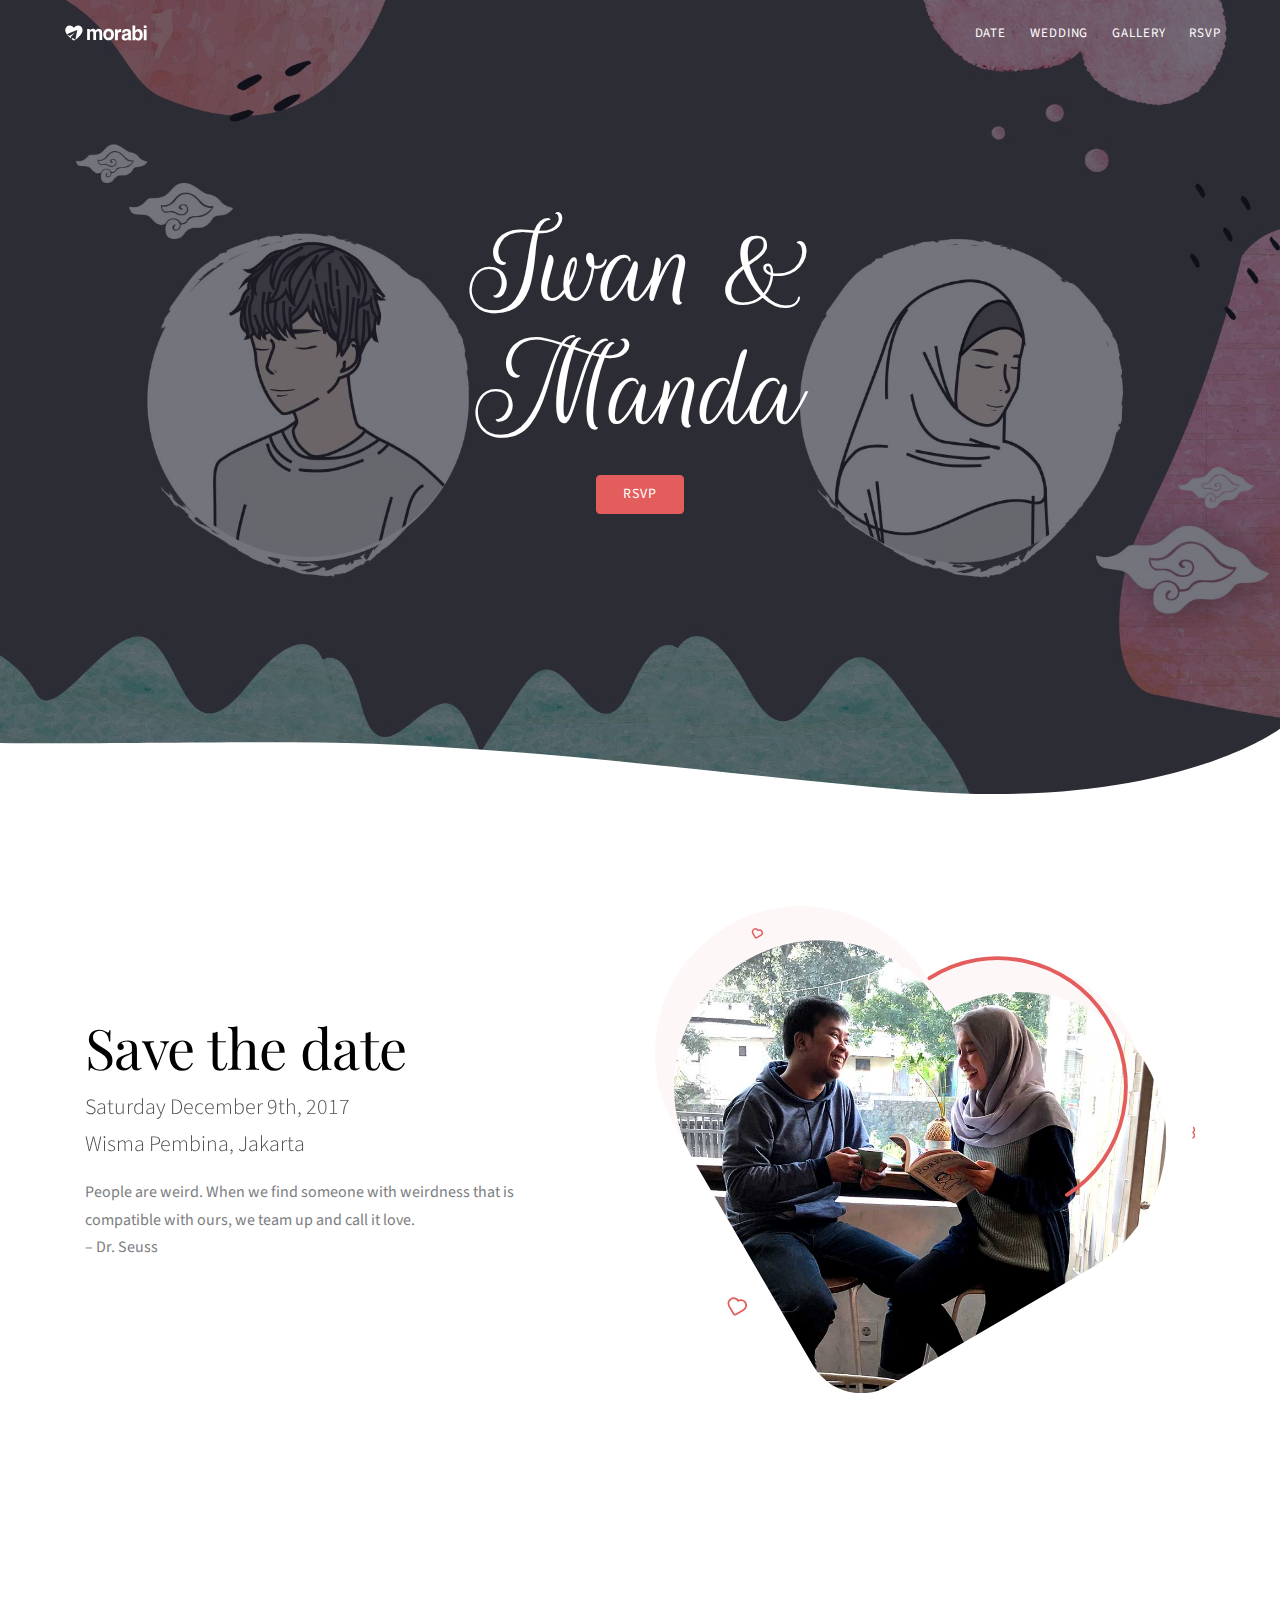
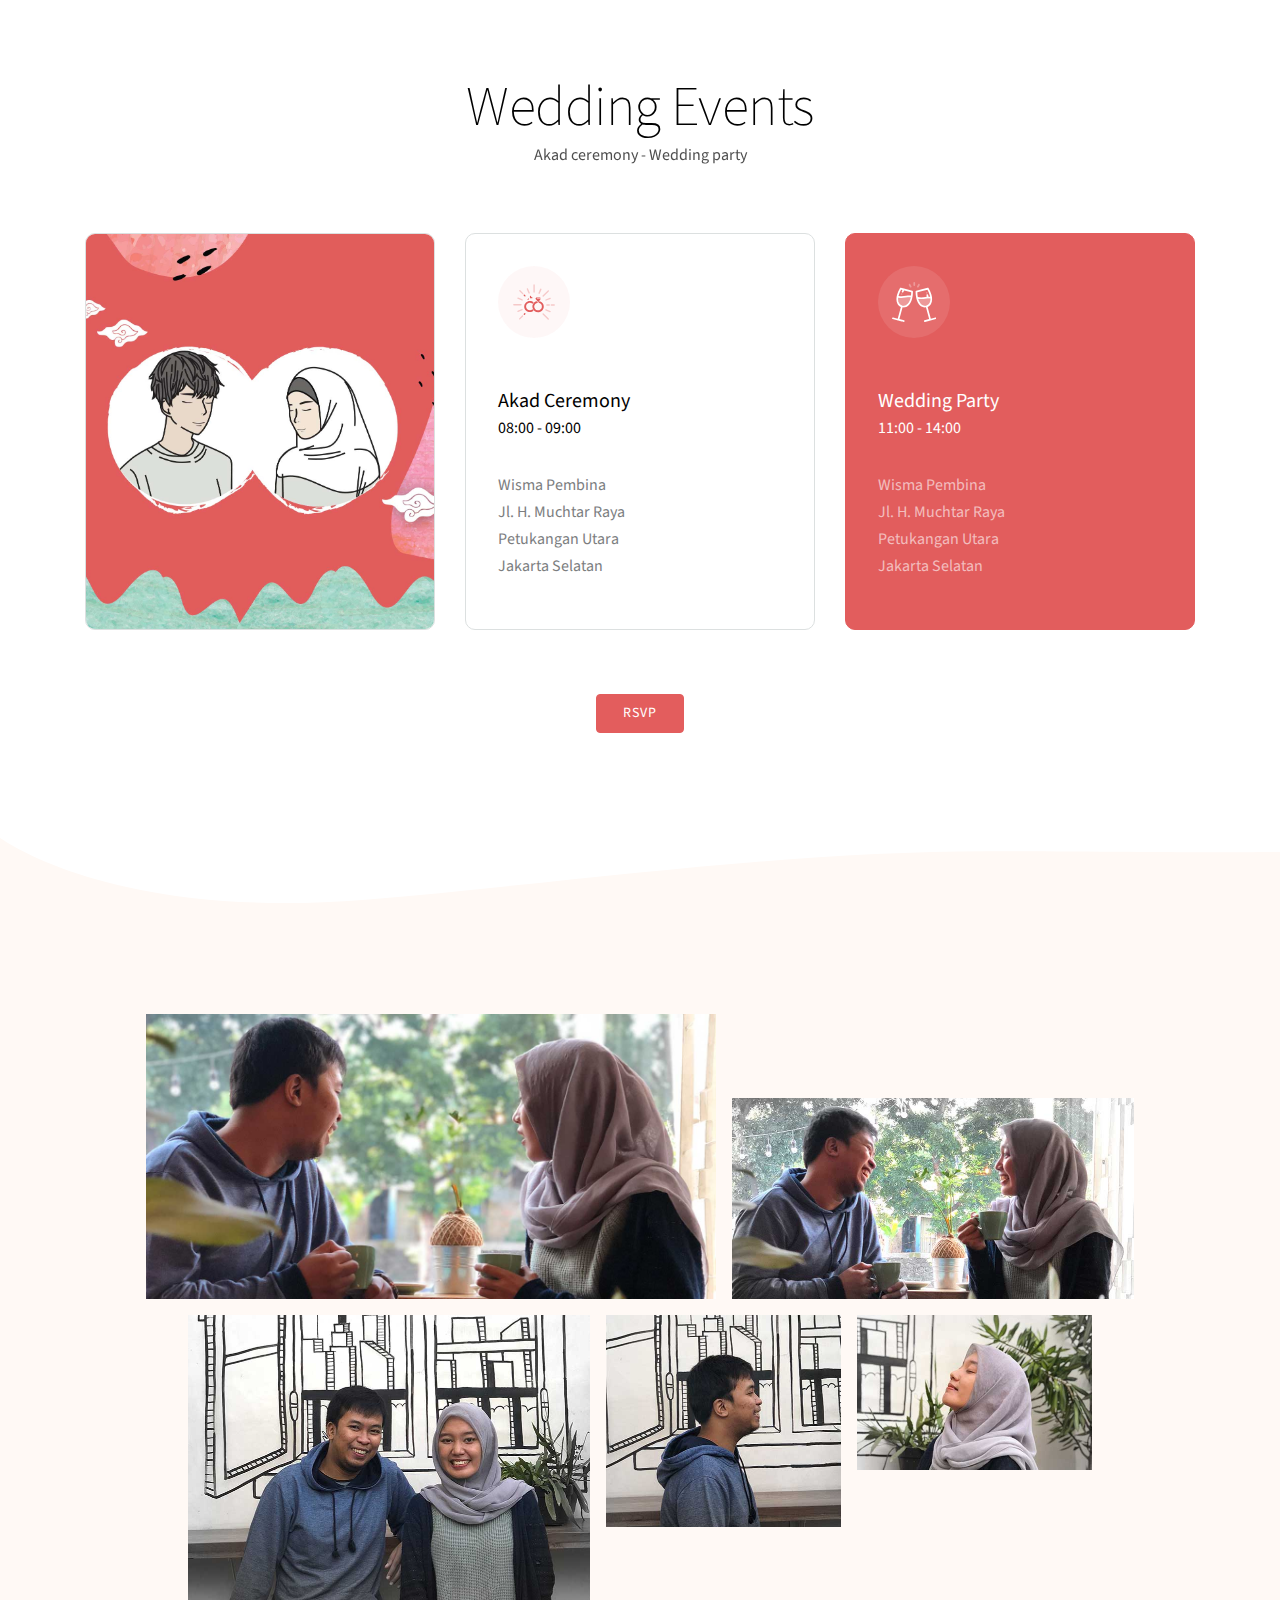
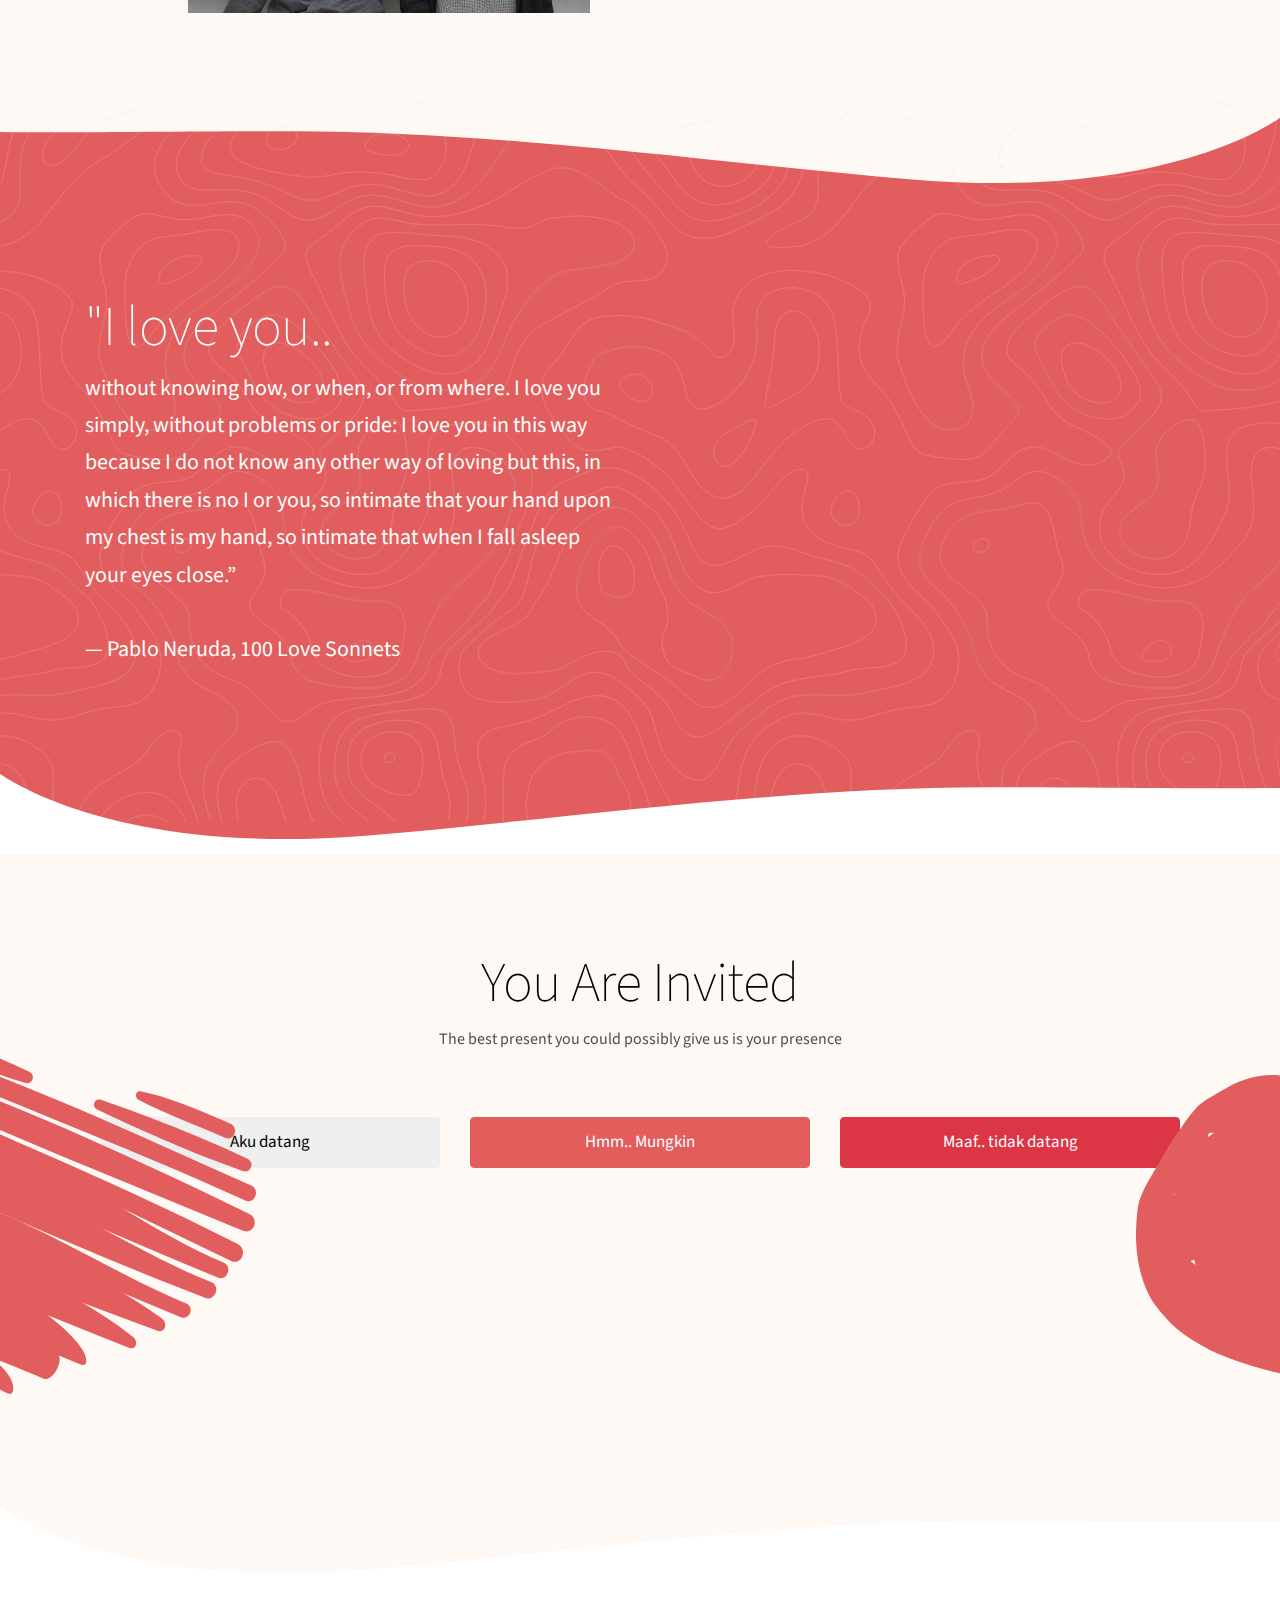
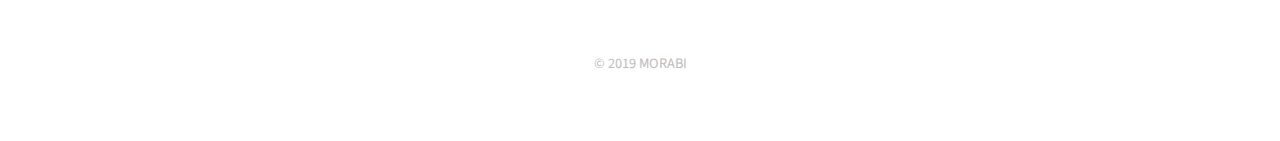
<file: index-regular.html>
<!DOCTYPE html>
<html lang="en">

<head>
    <!-- Metas -->
    <meta charset="utf-8">
    <title>Our Joy Day</title>
    <meta name="description" content="">
    <meta name="viewport" content="width=device-width, initial-scale=1.0">
    <!-- Css -->
    <link href="css/bootstrap.css" rel="stylesheet" type="text/css" media="all" />
    <link href="css/main.css" rel="stylesheet" type="text/css" media="all" />
    <link href="css/magnific-popup.css" rel="stylesheet" type="text/css" media="all" />
    <link href="css/fonts.css" rel="stylesheet" type="text/css" media="all" />
    <link href="https://fonts.googleapis.com/css?family=Playfair+Display" rel="stylesheet">
    <link href="https://fonts.googleapis.com/css?family=Source+Sans+Pro:200,300,400,600,700" rel="stylesheet">
    <link href="https://fonts.googleapis.com/css?family=Open+Sans&display=swap" rel="stylesheet">
</head>

<body>
    <!-- Preloader -->
    <div class="loader">
        <!-- Preloader inner -->
        <div class="loader-inner">
            <svg width="120" height="220" viewbox="0 0 100 100" class="loading-spinner" version="1.1" xmlns="http://www.w3.org/2000/svg">
                <circle class="spinner" cx="50" cy="50" r="21" fill="#ffffff" stroke-width="2" />
            </svg>
        </div>
        <!-- End preloader inner -->
    </div>
    <!-- End preloader-->
    <!--Wrapper-->
    <div class="wrapper">
        <!--Header-->
        <header class="header default">
            <div class="header-section">
                <!--Container-->
                <div class="container-fluid ">
                    <nav class="navbar navbar-expand-lg header-navbar ml-0 ml-lg-5">
                        <a class=" navbar-brand navbar-logo scroll" href="#wrapper">
                            <img class="mb-0 logo-light" src="assets/svg/logo-light.svg" alt="">
                            <img class="mb-0 logo-dark" src="assets/svg/logo-dark.svg" alt="">
                        </a>
                        <button class="navbar-toggler btn-navbar-toggler" type="button" data-toggle="collapse" data-target=".nav-menu" aria-expanded="true" aria-label="Toggle navigation">
                            <span class="fa fa-bars"></span>
                        </button>
                        <div class="nav-menu collapse navbar-collapse navbar-collapse justify-content-end mr-5 ">
                            <ul class=" navbar-nav  header-navbar-nav">
                                <li><a class=" nav-link scroll" href="#resto">Date</a></li>
                                <li><a class=" nav-link scroll" href="#wedding">Wedding</a></li>
                                <li><a class=" nav-link scroll" href="#gallery">Gallery</a></li>
                                <li><a class=" nav-link scroll" href="#rsvp">Rsvp</a></li>
                            </ul>
                        </div>
                    </nav>
                </div>
                <!--End container-->
            </div>
        </header>
        <!--End header-->
        <!--Hero section-->
        <section class="gradient-overlay gradient-overlay-dark ">
            <img class="bg-image hidden-lg hidden-md hidden-sm" src="assets/img/1-mobile.jpeg" alt="">
            <img class="bg-image hidden-xs" src="assets/img/1.jpg" alt="">
            <div class="container">
                <!--row-->
                <div class="row min-vh-80 align-items-center z-index-2 position-relative text-center">
                    <div class="col-12">
                        <h1 class="display-2 font-script text-white mb-4">Iwan &amp;<br> Manda</h1>
                        <a href="#rsvp" class="btn btn-primary btn-wide-sm btn-sm  scroll">RSVP</a>
                    </div>
                </div>
                <!--End row-->
            </div>
            <!--End container-->
            <div class="curved-decoration ">


                <svg width="100%" height="100%" version="1.1" xmlns="http://www.w3.org/2000/svg" xmlns:xlink="http://www.w3.org/1999/xlink" x="0px" y="0px" viewBox="0 0 2560 168.6227" enable-background="new 0 0 2560 168.6227" xml:space="preserve">
                    <g>
                    </g>
                    <g>
                        <path d="M2560,0c0,0-219.6543,165.951-730.788,124.0771c-383.3156-31.4028-827.2138-96.9514-1244.7139-96.9514
      c-212.5106,0-439,3.5-584.4982,1.5844l0,139.9126h2560V0z" />
                    </g>
                </svg>
            </div>
        </section>
        <!--End hero section-->
        <!--Date section-->
        <section id="resto" class=" ">
            <div class="container spacer-double-lg">
                <div class="row justify-content-lg-between align-items-center">
                    <div class="col-md-6 mb-5 mb-md-0">
                        <div class="pr-md-4">
                            <h1 class="font-secondary display-4">Save the date</h1>
                            <p class="lead font-weight-300 text-dark-gray opacity-8">Saturday December 9th, 2017 <br>Wisma Pembina, Jakarta</p>
                            <p class="mb-4 pr-5">People are weird. When we find someone with weirdness that is compatible with ours, we team up and call it love.
                                <br>– Dr. Seuss</p>
                            <div class="countdown row text-center"></div>
                        </div>
                    </div>
                    <div class="col-md-6">
                        <div class="svg-mask-container">
                            <svg version="1.1" id="p.svg" xmlns="http://www.w3.org/2000/svg" xmlns:xlink="http://www.w3.org/1999/xlink" x="0px" y="0px" viewBox="0 0 980.2914 884.5557" enable-background="new 0 0 980.2914 884.5557" xml:space="preserve">
                                <path opacity="0.05" fill="#E35D5D" d="M493.9887,130.1238L493.9887,130.1238C419.5373,4.797,257.8407-37.3296,131.6182,36.1312
                              C4.3062,110.2269-37.5245,274.4576,36.6059,401.6698l215.8423,370.3983c28.1165,48.2495,90.0233,64.5706,138.2729,36.4541
                              l368.4115-214.6845c127.2958-74.1791,172.7084-240.1479,98.7059-367.5465C783.976,99.1337,621.0024,56.1091,493.9887,130.1238z" />
                                <path fill="none" stroke="#E35D5D" stroke-width="3.1978" stroke-miterlimit="10" d="M151.0414,716.6817L151.0414,716.6817
                              c-2.6854-4.5204-8.5175-6.0399-13.0702-3.3902c-4.592,2.6725-6.1008,8.5961-3.427,13.1844l7.7851,13.3598
                              c1.0141,1.7403,3.247,2.3289,4.9873,1.3148l13.2881-7.7433c4.5914-2.6756,6.2294-8.6618,3.5602-13.257
                              C161.5008,715.5639,155.6226,714.0121,151.0414,716.6817z" />
                                <path fill="none" stroke="#E35D5D" stroke-width="2.7402" stroke-miterlimit="10" d="M186.6779,44.1803L186.6779,44.1803
                              c-1.4613-2.4599-4.635-3.2867-7.1125-1.8449c-2.4988,1.4543-3.3199,4.6778-1.8649,7.1747l4.2365,7.2701
                              c0.5519,0.947,1.767,1.2674,2.714,0.7155l7.2311-4.2138c2.4985-1.456,3.3899-4.7136,1.9374-7.2141
                              C192.3697,43.572,189.1709,42.7276,186.6779,44.1803z" />
                                <path fill="none" stroke="#E35D5D" stroke-width="2.5752" stroke-miterlimit="10" d="M978.3951,400.8979
                              c-0.5042,0.934-0.5042,2.0591,0,2.993c0.3052,0.4453,0.5839,0.9083,0.835,1.3862c0.5513,1.3705-0.4096,2.8669-1.3862,3.9854
                              c-0.6144,0.7089-1.3075,1.6697-0.8979,2.5203c0.1919,0.3133,0.4371,0.5904,0.7246,0.8192c2.0887,2.0325,2.1343,5.3734,0.1018,7.4622
                              c-0.5895,0.6058-1.3159,1.0612-2.1182,1.3277" />
                                <defs>
                                    <mask id="mask">
                                        <path fill="#ffffff" d="M528.4855,192.3897L528.4855,192.3897C454.034,67.0629,292.3375,24.9363,166.115,98.3971
                                    C38.8029,172.4928-3.0277,336.7236,71.1027,463.9358L286.945,834.3341c28.1165,48.2495,90.0233,64.5706,138.2729,36.4541
                                    l368.4115-214.6845c127.2958-74.1792,172.7084-240.1479,98.7059-367.5465C818.4728,161.3996,655.4992,118.375,528.4855,192.3897z" />
                                    </mask>
                                </defs>
                                <image mask="url(#mask)" width="981" height="885" xlink:href="assets/img/mask-lg.jpg" />
                                <g>
                                    <path fill="none" stroke="#E35D5D" stroke-width="7" stroke-linecap="round" stroke-miterlimit="10" d="M747.8805,524.349
                                 c108.1955-68.637,139.1927-213.677,70.5558-321.8725S606.4696,62.2462,498.2741,130.8832l0,0" />
                                </g>
                            </svg>
                        </div>
                    </div>
                </div>
            </div>
            <div class="curved-decoration ">
                <svg width="100%" height="100%" class="bg-white-svg" version="1.1" xmlns="http://www.w3.org/2000/svg" xmlns:xlink="http://www.w3.org/1999/xlink" x="0px" y="0px" viewBox="0 0 2560 168.6227" enable-background="new 0 0 2560 168.6227" xml:space="preserve">
                    <g>
                    </g>
                    <g>
                        <path d="M2560,0c0,0-219.6543,165.951-730.788,124.0771c-383.3156-31.4028-827.2138-96.9514-1244.7139-96.9514
      c-212.5106,0-439,3.5-584.4982,1.5844l0,139.9126h2560V0z" />
                    </g>
                </svg>
            </div>
        </section>
        <section id="wedding" class="spacer-one-top-lg">

            <!--Container-->
            <div class="container spacer-one-bottom-lg">
                <!--Row-->
                <div class="row justify-content-center">
                    <div class="col">
                        <div class=" text-center mb-5 pb-5">
                            <h1 class="display-4 mb-0">Wedding Events</h1>
                            <p class="w-md-40 mb-0 mx-auto text-dark-gray opacity-8 ">Akad ceremony - Wedding party</p>
                        </div>
                    </div>
                </div>
                <!--End row-->
                <!--Row-->
                <div class="row">
                    <div class="col-md-6 col-lg-4 d-flex mb-4 mb-lg-0 display-state ">
                        <div class="card card-icon-2 card-body justify-content-between">
                            <img class="bg-image" src="assets/img/1-2.jpg" alt="">
                        </div>
                    </div>
                    <div class="col-md-6 col-lg-4 d-flex mb-4 mb-lg-0">
                        <div class="card card-body justify-content-between">
                            <div class="icon-round mb-5 mb-md-5  bg-icon-primary">
                                <img class="icon-svg" src="assets/svg/haha.svg">
                            </div>
                            <h5 class="mb-0">Akad Ceremony</h5>
                            <h6 class="mb-5">08:00 - 09:00</h6>
                            <p class="text-align-center">Wisma Pembina
                                <br>Jl. H. Muchtar Raya
                                <br>Petukangan Utara
                                <br>Jakarta Selatan
                            </p>
                        </div>
                    </div>
                    <div class="col-md-6 col-lg-4 d-flex ">
                        <div class="card card-body justify-content-between bg-primary text-light">
                            <div class="icon-round mb-3 mb-md-5  bg-icon-white">
                                <svg class="icon-svg" version="1.1" xmlns="http://www.w3.org/2000/svg" xmlns:xlink="http://www.w3.org/1999/xlink" x="0px" y="0px" viewBox="0 0 512 460" enable-background="new 0 0 512 460;" xml:space="preserve">
                                    <g>
                                        <g>
                                            <path fill="#FFFFFF" d="M240.8,110.7c-0.1-4.5-3.1-8.3-7.4-9.4L138,76.1c0,0,0,0,0,0L102,66.7c-4.3-1.1-8.8,0.7-11.1,4.4
                                       c-14.4,23.3-25.7,49.3-32.7,75.1c-11.7,43-9.7,79.9,5.7,106.7c9,15.5,22.1,26.9,38.3,33.4L65.6,421.3l-53-14
                                       c-5.3-1.4-10.8,1.8-12.2,7.1c-1.4,5.3,1.8,10.8,7.1,12.2c0,0,62.5,16.5,62.5,16.5c0,0,62.7,16.5,62.7,16.5
                                       c0.9,0.2,1.7,0.3,2.6,0.3c4.4,0,8.5-3,9.7-7.5c1.4-5.3-1.8-10.8-7.1-12.2l-52.9-13.9l36.8-135c3.6,0.5,7.2,0.8,10.8,0.8
                                       c44.6,0,81.4-37.5,98.5-100.3C238,166.1,241.4,138,240.8,110.7z M211.7,186.6c-14.6,53.6-44.2,85.5-79.2,85.5
                                       c-5.1,0-10.3-0.7-15.4-2c-15.4-4.1-27.8-13.5-35.7-27.2c-9.4-16.3-12.6-37.8-9.5-63.1c13.4,2.2,26,3,37.9,3
                                       c19.7,0,37.6-2.2,54.2-4.3c18.8-2.3,35.5-4.4,50.3-2.5C213.5,179.5,212.6,183.1,211.7,186.6z M218,156.3
                                       c-17.7-2.4-36.6-0.1-56.4,2.4c-25.3,3.1-53.7,6.6-86.2,1.4c0.7-2.9,1.4-5.7,2.2-8.7c5.9-21.6,15.1-43.4,26.6-63.5l15.9,4.2
                                       c-2.9,5.6-5.5,11.3-7.6,15.9c-2.2,5,0,11,5.1,13.2c1.3,0.6,2.7,0.9,4.1,0.9c3.8,0,7.5-2.2,9.1-5.9c3.2-7.3,6.4-13.7,9.2-18.8
                                       l80.9,21.3C220.8,131.2,219.8,143.9,218,156.3z" />
                                        </g>
                                    </g>
                                    <g opacity="0.3">
                                        <g>
                                            <path fill="#FFFFFF" d="M256,0c-5.5,0-10,4.5-10,10v26.1c0,5.5,4.5,10,10,10c5.5,0,10-4.5,10-10V10C266,4.5,261.5,0,256,0z" />
                                        </g>
                                    </g>
                                    <g opacity="0.3">
                                        <g>
                                            <path fill="#FFFFFF" d="M223.6,49l-13.2-22.6c-2.8-4.8-8.9-6.4-13.7-3.6c-4.8,2.8-6.4,8.9-3.6,13.7l13.2,22.6
                                       c1.9,3.2,5.2,4.9,8.6,4.9c1.7,0,3.5-0.4,5.1-1.4C224.8,59.9,226.4,53.8,223.6,49z" />
                                        </g>
                                    </g>
                                    <g opacity="0.3">
                                        <g>
                                            <path fill="#FFFFFF" d="M315.3,22.9c-4.8-2.8-10.9-1.2-13.7,3.6L288.4,49c-2.8,4.8-1.2,10.9,3.6,13.7c1.6,0.9,3.3,1.4,5,1.4
                                       c3.4,0,6.8-1.8,8.6-4.9l13.2-22.6C321.7,31.8,320.1,25.7,315.3,22.9z" />
                                        </g>
                                    </g>
                                    <g opacity="0.3">
                                        <g>
                                            <path fill="#FFFFFF" d="M408.6,120.7C408.6,120.7,408.6,120.7,408.6,120.7c-1.7-5.3-7.2-8.2-12.5-6.7c-5.3,1.6-8.3,7.2-6.7,12.5
                                       c0,0.1,0,0.2,0.1,0.2c1.4,4.3,5.3,7,9.5,7c1,0,2-0.1,3-0.5C407.3,131.6,410.2,126,408.6,120.7z" />
                                        </g>
                                    </g>
                                    <g opacity="0.3">
                                        <g>
                                            <circle fill="#FFFFFF" cx="110" cy="138" r="10" />
                                        </g>
                                    </g>
                                    <g>
                                        <g>
                                            <g>
                                                <path fill="#FFFFFF" d="M442,443.1C442,443.1,442,443.1,442,443.1l-62.2,16.4C385.7,458,442,443.1,442,443.1z" />
                                                <path fill="#FFFFFF" d="M379.8,459.5c-0.3,0.1-0.5,0.1-0.5,0.1L379.8,459.5z" />
                                                <path fill="#FFFFFF" d="M511.7,414.4c-1.4-5.3-6.9-8.5-12.2-7.1l-53,14l-36.8-135.1c16.2-6.5,29.4-17.9,38.3-33.4
                                          c15.5-26.8,17.5-63.7,5.8-106.7c-7-25.8-18.3-51.7-32.7-75.1c-2.3-3.7-6.8-5.5-11.1-4.4l-131.3,34.6c-4.3,1.1-7.3,5-7.4,9.4
                                          c-0.5,24.6,2.2,49.7,7.8,73.3c0.1,0.3,0.1,0.7,0.2,1c0.6,2.3,1.1,4.6,1.8,6.8c17.1,62.8,53.9,100.3,98.5,100.3c0,0,0,0,0,0
                                          c3.6,0,7.2-0.3,10.8-0.8l36.8,135l-52.9,13.9c-5.3,1.4-8.5,6.9-7.1,12.2c1.2,4.5,5.2,7.5,9.7,7.5c0.8,0,1.7-0.1,2.6-0.3
                                          l62.7-16.5c0,0,0,0,0,0l62.5-16.5C509.9,425.2,513.1,419.8,511.7,414.4z M291.2,118.7l116.6-30.8c11.6,20,20.8,41.8,26.6,63.5
                                          c1.7,6.3,3.1,12.4,4.2,18.3c-6.1-0.6-12.3-0.7-18.6-0.4c-1.1-7.3-2.7-15-4-20.9c-1.2-5.4-6.6-8.8-12-7.5c-5.4,1.2-8.8,6.6-7.5,12
                                          c1.5,6.7,2.7,12.8,3.5,18.1c-4.5,0.5-9.1,1.1-13.7,1.7c-26,3.3-55.2,7-89.1,1C293.3,155.8,291.3,137.1,291.2,118.7z M379.5,272.1
                                          C379.5,272.1,379.5,272.1,379.5,272.1c-33.2,0-61.6-28.8-76.8-77.4c11.1,1.5,21.8,2.2,31.9,2.2c19.7,0,37.6-2.3,54.2-4.4
                                          c19.6-2.5,36.9-4.7,52.2-2.3c1.2,20.8-2.3,38.7-10.4,52.7c-7.9,13.7-20.3,23.1-35.7,27.2C389.8,271.4,384.6,272.1,379.5,272.1z" />
                                            </g>
                                        </g>
                                    </g>
                                    <path opacity="0.3" fill="#FFFFFF" d="M211.7,186.6c-14.6,53.6-44.2,85.5-79.2,85.5c-5.1,0-10.3-0.7-15.4-2c-15.4-4.1-27.8-13.5-35.7-27.2
                                 c-9.4-16.3-12.6-37.8-9.5-63.1c13.4,2.2,26,3,37.9,3c19.7,0,37.6-2.2,54.2-4.3c18.8-2.3,35.5-4.4,50.3-2.5
                                 C213.5,179.5,212.6,183.1,211.7,186.6z" />
                                    <path opacity="0.3" fill="#FFFFFF" d="M379.5,272.1C379.5,272.1,379.5,272.1,379.5,272.1c-33.2,0-61.6-28.8-76.8-77.4c11.1,1.5,21.8,2.2,31.9,2.2
                                 c19.7,0,37.6-2.3,54.2-4.4c19.6-2.5,36.9-4.7,52.2-2.3c1.2,20.8-2.3,38.7-10.4,52.7c-7.9,13.7-20.3,23.1-35.7,27.2
                                 C389.8,271.4,384.6,272.1,379.5,272.1" />
                                </svg>
                            </div>
                            <h5 class="mb-0 text-white">Wedding Party</h5>
                            <h6 class="mb-5 text-white">11:00 - 14:00</h6>
                            <p class="text-align-center">Wisma Pembina
                                <br>Jl. H. Muchtar Raya
                                <br>Petukangan Utara
                                <br>Jakarta Selatan
                            </p>
                        </div>
                    </div>
                </div>
                <!--End row-->
                <!--Row-->
                <div class="row">
                    <div class="col">
                        <div class=" text-center mt-5 pt-5">
                            <a href="#rsvp" class="btn btn-primary btn-wide-sm btn-sm  scroll">RSVP</a>
                        </div>
                    </div>
                    <!--End row-->
                </div>
                <!--End container-->
            </div>
            <div class="curved-decoration">
                <svg width="100%" height="100%" class="bg-secondary-svg" version="1.1" xmlns="http://www.w3.org/2000/svg" xmlns:xlink="http://www.w3.org/1999/xlink" x="0px" y="0px" viewBox="0 0 2560 168.6227" enable-background="new 0 0 2560 168.6227" xml:space="preserve">
                    <g>
                    </g>
                    <g>
                        <path d="M0,0c0,0,219.6543,165.951,730.788,124.0771c383.3156-31.4028,827.2139-96.9514,1244.7139-96.9514
      c212.5106,0,438.9999,3.5,584.4982,1.5844v139.9126H0V0z"></path>
                    </g>
                </svg>
            </div>
        </section>
        <section id="gallery" class="bg-secondary ">
            <div class="container spacer-double-lg">
                <div class="col-lg-11 mx-lg-auto">
                    <div class="row justify-content-center card-gutters">
                        <div class="col-7 mb-3">
                            <a href="assets/img/offset/large/1.jpg" class="popup-image hover-effect d-block">
                                <img class="img-fluid" src="assets/img/offset/1.jpg" alt="">
                                <span class="hover-effect-container">
                                    <span class="hover-effect-icon has-svg">
                                        <svg version="1.1" xmlns="http://www.w3.org/2000/svg" xmlns:xlink="http://www.w3.org/1999/xlink" x="0px" y="0px" viewBox="0 0 73.6404 64.5606" enable-background="new 0 0 73.6404 64.5606" xml:space="preserve">
                                            <g>
                                                <path fill="#E25D5D" d="M36.904,6.66L36.904,6.66C28.5329-1.7395,14.9401-1.8373,6.4502,6.4736
                                          c-8.5632,8.3827-8.5871,22.1694-0.2037,30.724l24.4097,24.9081c3.1797,3.2446,8.3876,3.2973,11.6323,0.1176l24.7745-24.2787
                                          c8.5602-8.3889,8.832-22.3842,0.4549-30.956C59.1567-1.5672,45.4453-1.7103,36.904,6.66z" />
                                                <path fill="#FFFFFF" d="M44.695,28.8005c0-0.4883-0.3996-0.8879-0.8879-0.8879h-4.4394v-4.4394
                                          c0-0.4883-0.3996-0.8879-0.8879-0.8879h-2.9596c-0.4883,0-0.8879,0.3996-0.8879,0.8879v4.4394h-4.4394
                                          c-0.4883,0-0.8879,0.3995-0.8879,0.8879v2.9596c0,0.4883,0.3996,0.8879,0.8879,0.8879h4.4394v4.4394
                                          c0,0.4883,0.3996,0.8879,0.8879,0.8879h2.9596c0.4883,0,0.8879-0.3996,0.8879-0.8879V32.648h4.4394
                                          c0.4883,0,0.8879-0.3995,0.8879-0.8879V28.8005z" />
                                            </g>
                                        </svg>
                                    </span>
                                </span>
                            </a>
                        </div>
                        <div class="col-5 align-self-end mb-3">
                            <a href="assets/img/offset/large/2.jpg" class="popup-image hover-effect d-block">
                                <img class="img-fluid" src="assets/img/offset/2.jpg" alt="">
                                <span class="hover-effect-container">
                                    <span class="hover-effect-icon has-svg">
                                        <svg version="1.1" xmlns="http://www.w3.org/2000/svg" xmlns:xlink="http://www.w3.org/1999/xlink" x="0px" y="0px" viewBox="0 0 73.6404 64.5606" enable-background="new 0 0 73.6404 64.5606" xml:space="preserve">
                                            <g>
                                                <path fill="#E25D5D" d="M36.904,6.66L36.904,6.66C28.5329-1.7395,14.9401-1.8373,6.4502,6.4736
                                          c-8.5632,8.3827-8.5871,22.1694-0.2037,30.724l24.4097,24.9081c3.1797,3.2446,8.3876,3.2973,11.6323,0.1176l24.7745-24.2787
                                          c8.5602-8.3889,8.832-22.3842,0.4549-30.956C59.1567-1.5672,45.4453-1.7103,36.904,6.66z" />
                                                <path fill="#FFFFFF" d="M44.695,28.8005c0-0.4883-0.3996-0.8879-0.8879-0.8879h-4.4394v-4.4394
                                          c0-0.4883-0.3996-0.8879-0.8879-0.8879h-2.9596c-0.4883,0-0.8879,0.3996-0.8879,0.8879v4.4394h-4.4394
                                          c-0.4883,0-0.8879,0.3995-0.8879,0.8879v2.9596c0,0.4883,0.3996,0.8879,0.8879,0.8879h4.4394v4.4394
                                          c0,0.4883,0.3996,0.8879,0.8879,0.8879h2.9596c0.4883,0,0.8879-0.3996,0.8879-0.8879V32.648h4.4394
                                          c0.4883,0,0.8879-0.3995,0.8879-0.8879V28.8005z" />
                                            </g>
                                        </svg>
                                    </span>
                                </span>
                            </a>
                        </div>
                        <div class="col-5">
                            <a href="assets/img/offset/large/3.jpg" class="popup-image hover-effect d-block">
                                <img class="img-fluid" src="assets/img/offset/3.jpg" alt="">
                                <span class="hover-effect-container">
                                    <span class="hover-effect-icon has-svg">
                                        <svg version="1.1" xmlns="http://www.w3.org/2000/svg" xmlns:xlink="http://www.w3.org/1999/xlink" x="0px" y="0px" viewBox="0 0 73.6404 64.5606" enable-background="new 0 0 73.6404 64.5606" xml:space="preserve">
                                            <g>
                                                <path fill="#E25D5D" d="M36.904,6.66L36.904,6.66C28.5329-1.7395,14.9401-1.8373,6.4502,6.4736
                                          c-8.5632,8.3827-8.5871,22.1694-0.2037,30.724l24.4097,24.9081c3.1797,3.2446,8.3876,3.2973,11.6323,0.1176l24.7745-24.2787
                                          c8.5602-8.3889,8.832-22.3842,0.4549-30.956C59.1567-1.5672,45.4453-1.7103,36.904,6.66z" />
                                                <path fill="#FFFFFF" d="M44.695,28.8005c0-0.4883-0.3996-0.8879-0.8879-0.8879h-4.4394v-4.4394
                                          c0-0.4883-0.3996-0.8879-0.8879-0.8879h-2.9596c-0.4883,0-0.8879,0.3996-0.8879,0.8879v4.4394h-4.4394
                                          c-0.4883,0-0.8879,0.3995-0.8879,0.8879v2.9596c0,0.4883,0.3996,0.8879,0.8879,0.8879h4.4394v4.4394
                                          c0,0.4883,0.3996,0.8879,0.8879,0.8879h2.9596c0.4883,0,0.8879-0.3996,0.8879-0.8879V32.648h4.4394
                                          c0.4883,0,0.8879-0.3995,0.8879-0.8879V28.8005z" />
                                            </g>
                                        </svg>
                                    </span>
                                </span>
                            </a>
                        </div>
                        <div class="col-3">
                            <a href="assets/img/offset/large/4.jpg " class="popup-image hover-effect d-block">
                                <img class="img-fluid" src="assets/img/offset/4.jpg" alt="">
                                <span class="hover-effect-container">
                                    <span class="hover-effect-icon has-svg">
                                        <svg version="1.1" xmlns="http://www.w3.org/2000/svg" xmlns:xlink="http://www.w3.org/1999/xlink" x="0px" y="0px" viewBox="0 0 73.6404 64.5606" enable-background="new 0 0 73.6404 64.5606" xml:space="preserve">
                                            <g>
                                                <path fill="#E25D5D" d="M36.904,6.66L36.904,6.66C28.5329-1.7395,14.9401-1.8373,6.4502,6.4736
                                          c-8.5632,8.3827-8.5871,22.1694-0.2037,30.724l24.4097,24.9081c3.1797,3.2446,8.3876,3.2973,11.6323,0.1176l24.7745-24.2787
                                          c8.5602-8.3889,8.832-22.3842,0.4549-30.956C59.1567-1.5672,45.4453-1.7103,36.904,6.66z" />
                                                <path fill="#FFFFFF" d="M44.695,28.8005c0-0.4883-0.3996-0.8879-0.8879-0.8879h-4.4394v-4.4394
                                          c0-0.4883-0.3996-0.8879-0.8879-0.8879h-2.9596c-0.4883,0-0.8879,0.3996-0.8879,0.8879v4.4394h-4.4394
                                          c-0.4883,0-0.8879,0.3995-0.8879,0.8879v2.9596c0,0.4883,0.3996,0.8879,0.8879,0.8879h4.4394v4.4394
                                          c0,0.4883,0.3996,0.8879,0.8879,0.8879h2.9596c0.4883,0,0.8879-0.3996,0.8879-0.8879V32.648h4.4394
                                          c0.4883,0,0.8879-0.3995,0.8879-0.8879V28.8005z" />
                                            </g>
                                        </svg>
                                    </span>
                                </span>
                            </a>
                        </div>
                        <div class="col-3">
                            <a href="assets/img/offset/large/5.jpg" class="popup-image hover-effect d-block">
                                <img class="img-fluid" src="assets/img/offset/5.jpg" alt="">
                                <span class="hover-effect-container">
                                    <span class="hover-effect-icon has-svg">
                                        <svg version="1.1" xmlns="http://www.w3.org/2000/svg" xmlns:xlink="http://www.w3.org/1999/xlink" x="0px" y="0px" viewBox="0 0 73.6404 64.5606" enable-background="new 0 0 73.6404 64.5606" xml:space="preserve">
                                            <g>
                                                <path fill="#E25D5D" d="M36.904,6.66L36.904,6.66C28.5329-1.7395,14.9401-1.8373,6.4502,6.4736
                                          c-8.5632,8.3827-8.5871,22.1694-0.2037,30.724l24.4097,24.9081c3.1797,3.2446,8.3876,3.2973,11.6323,0.1176l24.7745-24.2787
                                          c8.5602-8.3889,8.832-22.3842,0.4549-30.956C59.1567-1.5672,45.4453-1.7103,36.904,6.66z" />
                                                <path fill="#FFFFFF" d="M44.695,28.8005c0-0.4883-0.3996-0.8879-0.8879-0.8879h-4.4394v-4.4394
                                          c0-0.4883-0.3996-0.8879-0.8879-0.8879h-2.9596c-0.4883,0-0.8879,0.3996-0.8879,0.8879v4.4394h-4.4394
                                          c-0.4883,0-0.8879,0.3995-0.8879,0.8879v2.9596c0,0.4883,0.3996,0.8879,0.8879,0.8879h4.4394v4.4394
                                          c0,0.4883,0.3996,0.8879,0.8879,0.8879h2.9596c0.4883,0,0.8879-0.3996,0.8879-0.8879V32.648h4.4394
                                          c0.4883,0,0.8879-0.3995,0.8879-0.8879V28.8005z" />
                                            </g>
                                        </svg>
                                    </span>
                                </span>
                            </a>
                        </div>
                    </div>
                </div>
            </div>
            <div class="curved-decoration ">
                <svg width="100%" height="100%" class="bg-primary-svg" version="1.1" xmlns="http://www.w3.org/2000/svg" xmlns:xlink="http://www.w3.org/1999/xlink" x="0px" y="0px" viewBox="0 0 2560 168.6227" enable-background="new 0 0 2560 168.6227" xml:space="preserve">
                    <g>
                    </g>
                    <g>
                        <path d="M2560,0c0,0-219.6543,165.951-730.788,124.0771c-383.3156-31.4028-827.2138-96.9514-1244.7139-96.9514
      c-212.5106,0-439,3.5-584.4982,1.5844l0,139.9126h2560V0z"></path>
                    </g>
                </svg>
            </div>
        </section>

        <section id="gift" class=" bg-primary">
            <div class="container spacer-double-lg">
                <div class="row justify-content-between z-index-3 position-relative align-items-center">
                    <div class="col-md-6 mb-3 mb-md-0">
                        <h1 class="display-4 text-white">"I love you..</h1>
                        <p class="lead text-white mb-0">without knowing how, or when, or from where. I love you simply, without problems or pride: I love you in this way because I do not know any other way of loving but this, in which there is no I or you, so intimate that your hand upon my chest is my hand, so intimate that when I fall asleep your eyes close.”
                            <br>
                            <br>― Pablo Neruda, 100 Love Sonnets</p>
                    </div>

                </div>
            </div>
            <div class="curved-decoration z-index-3">
                <svg width="100%" height="100%" class="bg-white-svg" version="1.1" xmlns="http://www.w3.org/2000/svg" xmlns:xlink="http://www.w3.org/1999/xlink" x="0px" y="0px" viewBox="0 0 2560 168.6227" enable-background="new 0 0 2560 168.6227" xml:space="preserve">
                    <g>
                    </g>
                    <g>
                        <path d="M0,0c0,0,219.6543,165.951,730.788,124.0771c383.3156-31.4028,827.2139-96.9514,1244.7139-96.9514
      c212.5106,0,438.9999,3.5,584.4982,1.5844v139.9126H0V0z"></path>
                    </g>
                </svg>
            </div>
        </section>
        <section id="rsvp" class="bg-secondary spacer-one-top-lg o-hidden ">
            <!--Container-->
            <div class="container spacer-one-bottom-lg">
                <!--Row-->
                <div class="row justify-content-center">
                    <div class="col">
                        <div class=" mb-5 pb-5 text-center">
                            <h1 class="display-4 ">You Are Invited</h1>
                            <p class="w-md-40 mb-0 mx-auto text-dark-gray opacity-8">The best present you could possibly give us is your presence </p>
                        </div>
                    </div>
                </div>
                <!--End row-->

                <div class="container spacer-one-bottom-lg">
                    <div class="row justify-content-cente">
                        <div class="col-md-4 col-sm-4">
                            <button onclick="responseAttend('y')" class="btn btn-default btn-block">Aku datang</button>
                            <br>
                        </div>
                        <div class="col-md-4 col-sm-4">
                            <button onclick="responseAttend('m')" class="btn btn-primary btn-block">Hmm.. Mungkin</button>
                            <br>
                        </div>
                        <div class="col-md-4 col-sm-4">
                            <button onclick="responseAttend('n')" class="btn btn-danger btn-block">Maaf.. tidak datang</button>
                            <br>
                        </div>
                        <div class="clearfix"></div>
                    </div>
                </div>

                <div class="container spacer-one-bottom-lg">
                    <div class="row justify-content-cente">
                        <div class="col-md-12">
                            <div class="form-group text-center  section-heading svg-sm colored">
                                <span class="responseAttend"></span>
                            </div>
                        </div>
                    </div>
                </div>

            </div>
            <!--End container-->
            <div class="curved-decoration">
                <svg width="100%" height="100%" class="bg-white-svg" version="1.1" xmlns="http://www.w3.org/2000/svg" xmlns:xlink="http://www.w3.org/1999/xlink" x="0px" y="0px" viewBox="0 0 2560 168.6227" enable-background="new 0 0 2560 168.6227" xml:space="preserve">
                    <g>
                    </g>
                    <g>
                        <path d="M0,0c0,0,219.6543,165.951,730.788,124.0771c383.3156-31.4028,827.2139-96.9514,1244.7139-96.9514
      c212.5106,0,438.9999,3.5,584.4982,1.5844v139.9126H0V0z"></path>
                    </g>
                </svg>
            </div>
            <div class="svg-decoration-container">
                <div class="svg-decoration middle-left ">
                    <svg width="100%" height="100%" version="1.1" xmlns="http://www.w3.org/2000/svg" xmlns:xlink="http://www.w3.org/1999/xlink" x="0px" y="0px" viewBox="0 0 135.7427 125.4471" enable-background="new 0 0 135.7427 125.4471" xml:space="preserve">
                        <g>
                            <path fill="#E25D5D" d="M46.3709,123.4824c-0.718-1.036-1.9904-1.1435-3.1008-1.5854c-1.2856-0.5117-2.4638-1.1784-3.5942-1.9727
                           c-1.5318-1.0764-3.2602,1.2297-1.742,2.334c1.2495,0.9086,2.5876,1.7014,4.0061,2.3174c1.2267,0.5326,2.7301,1.2758,4.0077,0.6047
                           C46.6049,124.8354,46.7955,124.0952,46.3709,123.4824z" />
                            <path fill="#E25D5D" d="M53.0453,115.3059c-4.4957-1.9741-16.933-9.8289-17.1288,0.5154c-0.0176,0.9304-1.339,0.8885-0.5229,1.3398
                           c4.3032,2.3803,8.8232,4.1526,13.4673,5.7454C50.2921,123.3976,54.4329,115.9152,53.0453,115.3059z" />
                            <path fill="#E25D5D" d="M62.0153,116.0416c-2.2559-8.7056-23.1343-17.659-29.0229-12.8535c-1.0698,0.873-2.0786,1.41-0.7908,2.0262
                           c9.4616,4.5257,18.9397,8.7919,28.2448,13.6547C62.0641,119.7142,62.4759,117.819,62.0153,116.0416z" />
                            <path fill="#E25D5D" d="M76.0122,107.4455c-5.951-10.7841-44.442-25.2437-50.1732-15.1986
                           c-0.8961,1.5705-2.7192,1.8645-1.033,2.647c15.2403,7.0732,31.1254,13.0623,46.6307,19.5559
                           C73.8316,115.4529,77.2432,109.6764,76.0122,107.4455z" />
                            <path fill="#E25D5D" d="M83.7416,106.7034C78.3731,94.7113,29.5014,64.5428,19.746,80.4405
                           c-0.7308,1.191-1.9928,1.3809-0.778,1.9935c20.5406,10.3589,42.2243,18.8136,63.4472,27.668
                           C84.5853,111.0076,84.6997,108.8435,83.7416,106.7034z" />
                            <path fill="#E25D5D" d="M98.5164,101.8162C75.9046,83.6435,29.9653,64.7263,11.4555,66.8863
                           c-1.4692,0.1715-2.1442,1.4899-0.829,2.1242C38.748,82.571,68.3512,93.2941,97.2411,105.084
                           C99.3326,105.9376,100.2773,103.2313,98.5164,101.8162z" />
                            <path fill="#E25D5D" d="M107.1592,96.1165C83.8287,79.3572,34.7819,55.1261,5.8419,55.6944
                           c-1.5715,0.0309-2.194,1.5156-0.8673,2.2222c31.9451,17.0142,66.9155,29.2015,100.7179,41.958
                           C108.1199,100.7907,109.2719,97.6342,107.1592,96.1165z" />
                            <path fill="#E25D5D" d="M114.6054,91.6748c-18.5585-7.6446-37.8352-19.8791-56.4415-27.4064
                           c-18.5205-7.4928-36.2257-11.488-55.3145-17.4242c-1.1381-0.3538-1.693,1.1593-0.6632,1.6994
                           c17.7171,9.2916,36.8515,16.1962,55.2638,23.9894c18.4876,7.8251,37,15.5839,55.5358,23.2921
                           C115.6339,96.9261,117.2585,92.7675,114.6054,91.6748z" />
                            <path fill="#E25D5D" d="M122.1404,85.1791c-20.1722-8.1227-46.2771-24.6321-66.3275-33.0562
                           C35.8548,43.7373,22.0684,42.4468,1.59,35.409c-1.1488-0.3948-2.2602,1.2992-1.0966,1.976
                           c18.2497,10.615,38.3164,18.5188,57.6704,26.8833c20.5605,8.8859,41.2186,17.6126,62.1146,25.6818
                           C123.3536,91.1378,125.2017,86.4118,122.1404,85.1791z" />
                            <path fill="#E25D5D" d="M125.8786,79.2283c-20.4912-8.5128-39.3423-23.3619-59.7019-32.1852
                           c-20.2289-8.7668-41.822-12.9998-62.7254-20.0257c-1.4301-0.4806-2.8188,1.6116-1.3664,2.4625
                           c18.5942,10.8928,39.283,18.7518,58.9938,27.3905c20.9225,9.1696,41.9389,18.119,63.0272,26.9002
                           C127.0041,84.9774,128.7778,80.4327,125.8786,79.2283z" />
                            <path fill="#E25D5D" d="M130.2242,73.6163c-20.2535-10.3398-41.0253-19.7456-61.8777-28.8054
                           C47.6527,35.82,26.5998,25.9044,4.8377,19.8079c-1.5911-0.4457-2.4066,1.6343-0.931,2.3856
                           c20.225,10.2978,41.8862,18.0369,62.5945,27.3457c20.7709,9.3368,41.2042,19.3354,61.7207,29.2078
                           C131.4383,80.2947,133.338,75.2059,130.2242,73.6163z" />
                            <path fill="#E25D5D" d="M133.7529,64.5225C92.9384,44.6669,51.2215,25.7029,7.7763,12.2997
                           c-2.0049-0.6184-3.1193,2.1105-1.1989,3.0718c41.237,20.6429,83.5807,36.8986,125.1858,54.2489
                           C134.9886,70.9654,136.9225,66.0644,133.7529,64.5225z" />
                            <path fill="#E25D5D" d="M134.2905,55.923C94.9692,38.3296,54.6778,19.4975,13.2622,7.3866
                           c-1.3778-0.4028-2.1423,1.4799-0.8162,2.0915c39.4496,18.1936,80.5137,32.9042,120.0718,50.9872
                           C135.3698,61.7691,137.153,57.2038,134.2905,55.923z" />
                            <path fill="#E25D5D" d="M67.0403,21.4345C51.8222,14.2468,35.3193,7.9447,19.1524,3.2534
                           c-1.6513-0.4791-2.5117,1.7162-0.9693,2.4837c15.0681,7.4986,31.4775,14.0419,47.5436,19.0634
                           C67.9489,25.4949,69.1491,22.4304,67.0403,21.4345z" />
                            <path fill="#E25D5D" d="M57.3122,11.6418C57.4051,8.9267,34.2234-3.2668,28.3663,0.8357c-1.0556,0.7394-1.444,1.5195-0.4906,2.0276
                           c8.8657,4.7246,18.7788,8.4473,28.1739,12.0138C58.1769,15.6846,57.2371,13.8362,57.3122,11.6418z" />
                            <path fill="#E25D5D" d="M133.1648,47.7784c-14.3374-6.7709-29.4575-12.6714-44.4443-17.8448
                           c-1.916-0.6615-2.9336,2.0409-1.1351,2.9084c14.2838,6.8894,29.1755,13.3631,44.1255,18.6617
                           C134.1552,52.3701,135.4792,48.8715,133.1648,47.7784z" />
                            <path fill="#E25D5D" d="M128.0374,37.178c-8.7472-3.7643-17.9131-7.8857-27.2702-9.8305c-1.6177-0.336-1.8544,1.9524-0.63,2.6019
                           c8.3756,4.4434,17.5773,7.6076,26.2422,11.4769C129.0562,42.6215,130.7358,38.3392,128.0374,37.178z" />
                        </g>
                    </svg>
                </div>
                <div class="svg-decoration bottom-right">
                    <svg version="1.1" xmlns="http://www.w3.org/2000/svg" xmlns:xlink="http://www.w3.org/1999/xlink" x="0px" y="0px" viewBox="0 0 61.0903 58.3236" enable-background="new 0 0 61.0903 58.3236" xml:space="preserve">
                        <g>
                            <g>
                                <path fill="#E25D5D" d="M35.9444,45.3305c-10.4863,0.4059-23.3154,1.1544-24.786-9.9408
                              c-0.0596-0.4498-2.4276,1.2219-2.4493,0.7422c-0.0445-0.9828-2.2473-1.9201-2.3009-2.8204c-0.026-0.4362,0.95-5.4905,0.925-5.9088
                              c-0.613-10.2666,2.9679-15.6386,18.7795-22.1382" />
                                <g>
                                    <path fill="#E25D5D" d="M17.5292,2.3522c-3.0514,1.7301-4.9803,2.7768-5.9291,3.8411c-2.3624,2.6499-2.0799,2.8104-3.8628,5.1073
                                 c-0.9299,1.198-2.1649,3.3742-2.8958,4.6846c-1.5784,2.8298-3.161,5.0214-4.1949,7.9994
                                 c-0.1643,0.4732-0.287,1.1995-0.344,1.6845c-0.6135,5.2182-0.392,10.2644,1.5788,15.0433
                                 c1.0541,2.556,2.3881,4.0704,4.1426,6.0135c1.5003,1.6615,2.9967,2.7417,4.9881,4.0083
                                 c1.9914,1.2666,4.2598,2.4221,6.6644,3.3156c4.0993,1.5233,8.6838,2.8517,13.0389,3.4698
                                 c0.9472,0.1344,1.3667,0.3425,1.8013-0.118c0.1304-0.1381-0.2267,0.08,0,0c0.2267-0.08,0.8197,0.0119,1.2083,0.0417
                                 c0.1177,0.009,1.3635,0.1445,1.5,0.1667c0.3615,0.0587-0.5167-0.1693,0,0c0.2272,0.0744,0.5132-0.1127,0.7193-0.0417
                                 c0.2106,0.0726,0.7986-0.0688,0.9891,0c0.1507,0.0544,3.2895,0.7708,0.9236-0.1166c-0.4224-0.1584,1.9838,0.8688,3.0906,0.8717
                                 c7.957,0.0214,10.8035-2.7496,18.2347-5.2135C68.111,50.1496,44.2658-12.8068,17.5292,2.3522z M20.8936,43.3265
                                 c-0.1999-0.0728-0.7859,0.0706-0.9847-0.0044c-0.1874-0.0707-0.199-1.1271-0.3852-1.1999
                                 c-0.1944-0.076-0.3881-0.153-0.5808-0.2313c-0.1956-0.0794-0.3902-0.16-0.5839-0.2419c-0.2364-0.1,21.2113,0.4893,20.9783,0.3854
                                 c-0.1281-0.0571-21.9761-0.7566-22.0651-0.8643c-3.3676-4.0733-8.5622-5.1499-9.5219-9.8847
                                 c-0.4181-2.0628,0.3013-3.9592,0.1423-5.306c-0.0724-0.6131,0.9769-1.2124,0.9649-1.7231
                                 c-0.0128-0.5442-1.7365-1.1933-1.5226-1.5587c0.3137-0.5356,0.7814-0.721,1.003-1.2618
                                 c0.1555-0.3795-0.7241-0.8316-0.4942-1.2088c0.1826-0.2997,0.3894-0.6032,0.6213-0.9176c0.2154-0.292,0.4525-0.5934,0.7121-0.91
                                 c0.2411-0.294,0.5017-0.6011,0.7823-0.9259c0.2952-0.3416,0.6127-0.7028,0.9532-1.0889
                                 c0.2928-0.3319,0.6025-0.6823,0.9298-1.0544c0.2545-0.2894,0.5196-0.5919,0.7955-0.9092
                                 c0.3291-0.3784,0.6735-0.7779,1.0337-1.2011c0.4514-0.5303-0.1945-1.491,0.3072-2.1011
                                 c0.3813-0.4636,2.0382,0.6636,2.4493,0.1484c0.4176-0.5232,0.7385,0.2101,1.1876-0.3711
                                 c0.2728-0.353,1.1256-1.4054,1.4102-1.7813 M30.2825,41.0306c0,0-1.2261,4.206-1.5216,4.1193
                                 c-0.2425-0.0711-1.2009-0.4472-1.4473-0.5196c-0.1911-0.0561-0.4377-0.0544-0.6309-0.1113c-0.2012-0.0593,0.2031,0.0603,0,0
                                 c-0.5116-0.152-1.5851-0.8654-2.1052-1.0255c-0.1648-0.0507-0.3299-0.1019-0.4952-0.1536
                                 c-0.3719-0.1163,4.1062,2.3197,3.7138,2.3295c-0.1685,0.0042-5.1664-2.7959-5.3336-2.8516 M60.157,48.2302" />
                                </g>
                            </g>
                        </g>
                    </svg>
                </div>
            </div>
        </section>

        <section class="footer-copyright spacer-double-sm bg-white text-center">
            <p class="text-uppercase small text-muted d-block mb-0">&copy; 2019 Morabi </p>
        </section>
        <!--To the top-->
        <a class="scroll-to-top scroll" href="#wrapper">
            <svg version="1.1" xmlns="http://www.w3.org/2000/svg" xmlns:xlink="http://www.w3.org/1999/xlink" x="0px" y="0px" viewBox="0 0 273.1091 238.2098" enable-background="new 0 0 273.1091 238.2098" xml:space="preserve">
                <path fill="#E25D5D" d="M136.7428,23.457L136.7428,23.457C105.6324-7.6197,55.2286-7.8699,23.8161,23.0177
                  c-31.6835,31.1545-31.6582,82.277-0.501,113.9287l90.7191,92.1591c11.8174,12.005,31.1293,12.1571,43.1343,0.3396l91.6648-90.2325
                  c31.6726-31.1777,32.5645-83.0754,1.4308-114.7912C219.1893-7.2342,168.3452-7.6516,136.7428,23.457z" />
                <path fill="#FFFFFF" d="M110.7149,123.5662l-2.9542-2.9542c-1.2509-1.2509-1.2509-3.2736,0-4.5112l25.8562-25.8695
                  c1.2509-1.2509,3.2736-1.2509,4.5112,0l25.8562,25.8562c1.2509,1.2509,1.2509,3.2736,0,4.5112l-2.9542,2.9542
                  c-1.2642,1.2642-3.3268,1.2376-4.5644-0.0532l-15.2635-16.0221v38.2454c0,1.7699-1.4239,3.1938-3.1938,3.1938H133.75
                  c-1.7699,0-3.1938-1.4239-3.1938-3.1938v-38.2454l-15.2769,16.0354C114.0418,124.8171,111.9791,124.8437,110.7149,123.5662z" />
            </svg>
        </a>
        <!-- End to the top -->
    </div>
    <!-- End wrapper-->
    <!--Javascript-->
    <script src="js/jquery-1.12.4.min.js"></script>
    <script src="js/bootstrap.min.js"></script>
    <script src="js/smooth-scroll.js"></script>
    <script src="js/jquery.magnific-popup.min.js"></script>
    <script src="js/jquery.countdown.min.js"></script>
    <script src="js/placeholders.min.js"></script>
    <!-- <script src="js/instafeed.min.js"></script> -->
    <script src="js/script.js"></script>
    <!-- Google analytics -->
    <!-- End google analytics -->
    
    <div class="modal fade" tabindex="-1" role="dialog" id="morabiah_guest">
		<div class="modal-dialog" role="document">
			<div class="modal-content">
				<div class="modal-body morabi_guest">
					<p class="invitation-mess text-center">Together with our families</p>
					<h1 class="nameofguest_morabi invitation-person"></h1>
					<p class="invitation-mess text-center">Request the honour of your presence at the wedding reception</p>
				</div>
			</div><!-- /.modal-content -->
		</div><!-- /.modal-dialog -->
        </div><!-- /.modal -->
	
	<script>
		function getQueryVariable(variable)
		{
			var query = window.location.search.substring(1);
			var vars = query.split("&");
			for (var i=0;i<vars.length;i++) {
					var pair = vars[i].split("=");
					if(pair[0] == variable){return pair[1];}
			}
			return(false);
		}
		$(document).ready(function(){
			var getid = getQueryVariable("mid");
			if(getid!==false){
				$.ajax({
					type: "POST",
					url: 'https://clientzone.morabi.id/nog/checkwave/bW9yYWJpIzMjbW9yYWJpLmlk/'+getid,
					success: function(response) {
						$(".modal").modal({
							fadeDuration: 1000,
							fadeDelay: 0.50
						});
						$('.nameofguest_morabi').html(response.data.guest_name);
						
						if(response.data.guest_attending!=='w'){
							var disp = '<h3 style="font-size: 42px;padding: 5px 0;background:#FFF;color:#FF847C">';
							if(response.data.guest_attending==='y'){
								disp += 'Yess! We can’t wait to meet you! See you there!';
							}else if(response.data.guest_attending==='m'){
								disp += 'We hope you can attend, thank you!';
							}else if(response.data.guest_attending==='n'){
								disp += 'Thank you, Hope we have your blessing';
							}else{
								disp += '';
							}
							disp += '</h3>';
							$('.responseAttend').html(disp);
						}
					}

				});
			}
		});
		function responseAttend(params)
		{
			var getid = getQueryVariable("mid");
			if(getid!==false){
				$.ajax({
					type: "POST",
					url: 'https://clientzone.morabi.id/nog/responsewave/bW9yYWJpIzMjbW9yYWJpLmlk/'+getid,
					data : 'statuses='+params,
					success: function(result) {
						var disp = '<h3 style="font-size: 42px;padding: 5px 0;background:#FFF;color:#FF847C">';
						if(result.message==='yes'){
							disp += 'Yess! We can’t wait to meet you! See you there!';
						}else if(result.message==='maybe'){
							disp += 'We hope you can attend, thank you!';
						}else if(result.message==='no'){
							disp += 'Thank you, Hope we have your blessing';
						}else{
							disp += 'Sorry, it shame our server in trouble';
						}
						disp += '</h3>';
						$('.responseAttend').html(disp);
					}
		
				});
			}
		}
	</script>
</body>

</html>
<!-- 
   https://beatpb.club/search/epub/16/7// -->
</file>
<file: css/main.css>
/* 

Foxewedding - Beautiful Wedding html template
Copyright 2019  www.mutationmedia.net 
Created by : mutationthemes  

*/

/* Table of Content ================================================== 

1.Preloader
2.Site wrapper
3.Hero
4.Date
5.Love story
6.Wedding
7.Gallery
8.Gift registry
9.RSVP
19.Footer
11.Miscellaneous
12.Mediaqueries



/*Preloader*/

 .loader {
     background: #ffffff;
     bottom: 0;
     height: 100%;
     left: 0;
     position: fixed;
     right: 0;
     top: 0;
     width: 100%;
     z-index: 10000;
}
 .loader-inner {
     left: 0;
     position: absolute;
     top: 50%;
     width: 100%;
     text-align: center;
     transform: translateY(-50%);
     -webkit-transform: translateY(-50%);
     -moz-transform: translateY(-50%);
     -ms-transform: translateY(-50%);
     -o-transform: translateY(-50%);
}
 .loading-spinner {
     width: 4.5rem;
     height: 4.5rem;
     animation: spinner-rotate 2s ease-in-out infinite;
     -webkit-animation: spinner-rotate 2s ease-in-out infinite;
     -moz-animation: spinner-rotate 2s ease-in-out infinite;
     -ms-animation: spinner-rotate 2s ease-in-out infinite;
     -o-animation: spinner-rotate 2s ease-in-out infinite;
}
 .spinner {
     animation: spinner-color 8s ease-in-out infinite, spinner-dash 2s ease-in-out infinite;
     -webkit-animation: spinner-color 8s ease-in-out infinite, spinner-dash 2s ease-in-out infinite;
     -moz-animation: spinner-color 8s ease-in-out infinite, spinner-dash 2s ease-in-out infinite;
     -ms-animation: spinner-color 8s ease-in-out infinite, spinner-dash 2s ease-in-out infinite;
     -o-animation: spinner-color 8s ease-in-out infinite, spinner-dash 2s ease-in-out infinite;
     stroke-linecap: round;
}
 @keyframes spinner-rotate {
     100% {
         transform: rotate(360deg);
         -webkit-transform: rotate(360deg);
         -moz-transform: trotate(360deg);
         -ms-transform: rotate(360deg);
         -o-transform: rotate(360deg);
    }
}

@keyframes spinner-color {
    0%, 100% {
        stroke: #e25d5d;
    }
    20% {
        stroke: #df6e6e;
    }
    40% {
        stroke: #e25d5d;
    }
    60% {
        stroke: #df6e6e;
    }
    80% {
        stroke: #e25d5d;
    }

    
}
 @keyframes spinner-dash {
     0% {
         stroke-dasharray: 1, 200;
         stroke-dashoffset: 0;
    }
     50% {
         stroke-dasharray: 90, 200;
         stroke-dashoffset: -35px;
    }
     100% {
         stroke-dasharray: 90, 200;
         stroke-dashoffset: -125px;
    }
}
/*End preloader*/

/*Site wrapper*/

.wrapper {
    position: relative;
    background-color: #ffffff;
}
/*End site wrapper*/

/* Hero Section*/
@font-face {
  font-family: 'Rouge Script';
  src: url('../assets/font/RougeScript-Regular.ttf');
  font-weight: normal;
  font-style: normal;
}

.header {
    position: relative;
}
.bg-image {
    top: 0;
    left: 0;
    width: 100%;
    height: 100%;
    z-index: 0;
    object-fit: cover;
    position: absolute;
}
.min-vh-80 {
    padding-top: 10rem;
    padding-bottom: 10rem;
}
.curved-decoration {
    position: relative;
    z-index: 2;
    top: 5px;
    width: 100%;
}
.curved-decoration svg {
    height: 7vw;
}
.curved-decoration svg {
    position: relative;
    z-index: 2;
    top: 1px;
    width: 100%;
}
.curved-decoration svg:not([class*="bg"]) path {
    fill: #ffffff;
}

.navbar-expand-lg .navbar-logo  {
    width:7rem;
}
.header-navbar {
    padding:0; 
}
.header-navbar .navbar-brand{
    padding-top: 1.2rem;
    padding-bottom: 1.2rem;
}
.navbar-expand-lg .navbar-nav .nav-link{
    color: #717171;
    position: relative;
    font-weight: 400;
    display: block;
    text-transform: uppercase;
    font-size: 0.8125rem;
    letter-spacing: 0.055rem;
}

/* End hero Section*/

/*Date section*/

 .countdown span.label {
     font-size: .85rem;
    font-weight: 400;
    display: block;
    color: #000000;
}
.countdown  span.counter {
     font-size: 2rem;
    font-weight: 500;
    line-height: 1;
}
.countdown-shadow {
    box-shadow: 0.56rem 0.56rem 0 rgba(0, 0, 0, 0.02);
}

/*End date section*/

/*Story section*/

.story {
    list-style: none;
    display: flex;
    flex-direction: column;
    padding: 0;
    width: 100%;
}
.story li .story-icon {
    margin-left: -1.5rem;
    margin-right: 1.5rem;
}
.story-icon {
    width: 3rem;
    height: 3rem;
    border-radius: 50%;
    align-items: center;
    justify-content: center;
    display: flex;
    flex-shrink: 0;
}
.story-icon .icon-svg{
  height: 1rem;
}
.story li {
    display: flex;
    align-items: center;
    width: 50%;
    margin-left: 50%;
}
.story li:nth-child(2n) .story-icon {
    margin-right: -1.5rem;
    margin-left: 1.5rem;
}
.story li:nth-child(2n) {
    margin-left: 0;
    margin-right: 50%;
    flex-direction: row-reverse;
    text-align: right; 
}
.story li:not(:last-child):after {
    content: '';
    display: block;
    position: absolute;
    top: 4.357rem;
    width: 1px;
    height: 3rem;
    background: #bfbbb8;
    opacity: .5;
    
}
.story li:not(:last-child) {
     position: relative;
     padding-bottom: 4.5rem;
}


/*End story section*/

/*Wedding section*/

.icon-round {
    flex-shrink: 0;
    width: 4.5rem;
    height: 4.5rem;
    border-radius: 50%;
    display: flex;
    align-items: center;
    justify-content: center;
}
svg.icon-svg{
    background: none !important;
}
.icon-round > .icon-svg {
    height: 2.5rem;
}

/*End wedding section*/

/*Gallery section*/

.card-gutters {
    margin-right: -8px;
    margin-left: -8px;
}
.card-gutters > .col, .card-gutters > [class*="col-"] {
    padding-right: 8px;
    padding-left: 8px;
}

/*End gallery section*/

/*Gift section*/

section#gift:after{
  background-image: url(../assets/svg/pattern.svg);
  background-repeat: repeat;
  position: absolute;
  content: "";
  height: 1000px;
  width: 100%;
  top: -156px;
  z-index: 2;
}
.icon-logo-svg {
    height: 1.5rem;
    fill: #ffffff;
}

/*End gift section*/

/*RSVP*/

.play-btn-container {
    overflow: hidden;
    display: flex;
    align-items: center;
    justify-content: center;
}
.btn-play {
    border-radius: 50%;
    width: 4.75rem;
    height: 4.75rem;
    padding: 0;
    display: flex;
    align-items: center;
    justify-content: center;
}
.btn-play > .icon-svg{
  height: 1rem;
}

.svg-decoration {
    position: absolute;
}
.svg-decoration.middle-left {
    top: 20%;
    left: -12rem;
}
.svg-decoration.bottom-right {
    top: 30%;
    right: -11rem;
}


/*End RSVP*/

/* Footer*/

ul.instafeed-list  {
    margin:0 -4px;
    margin-top: -5px;
}
ul.instafeed-list li {
   display: inline-block;
  padding: 5px;
}
ul.instafeed-list li a{
  display: block;
  position: relative;
  overflow: hidden;
}

/* End footer*/


/*Miscellaneous*/

::-moz-selection {
    background: #e25d5d;
    color: #ffffff;
}
 .gradient-overlay:before {
    background-color: rgba(23,23,38,.6);
    position: absolute;
    top: 0;
    right: 0;
    bottom: 0;
    z-index: 1;
    width: 100%;
    height: 100%;
    content: "";
}
a,::before
{
    transition: all 0.3s ease 0s;
    -webkit-transition: all 0.3s ease 0s;
    -moz-transition: all 0.3s ease 0s;
    -ms-transition: all 0.3s ease 0s;
    -o-transition: all 0.3s ease 0s;
}
.shadow-lg {
  box-shadow: 0 0 40px rgba(38, 38, 38, 0.1) !important
}
.font-size-11-5 {
    font-size: .71875rem;
}
.font-size-12 {
    font-size: .75rem;
}
.font-size-13 {
    font-size:.8125rem;
}
.font-size-14 {
    font-size: .875rem;
}
.font-size-15 {
    font-size: .9375rem;
}
.font-weight-200 {
    font-weight: 200;
}
.font-weight-300 {
    font-weight: 300;
}
.font-weight-400 {
    font-weight: 400;
}
.font-weight-600 {
    font-weight: 600;
}
.font-weight-700 {
    font-weight: 700;
}
.flex-fill {
    flex: 1 1 auto !important;
}
.btn-wide {
    min-width: 10rem;
}
.btn-wide-sm {
    min-width: 5.5rem;
}
.hover-effect {
    position: relative;
    display: block;
    overflow: hidden;
}
.hover-effect-container {
  position: absolute;
  top: 50%;
  left: 50%;
  -webkit-transform: translate(-50%, -50%);
  transform: translate(-50%, -50%);
}
.hover-effect-icon-inner {
    position: absolute;
    top: 50%;
    left: 50%;
    -webkit-transform: translate(-50%, -50%);
    transform: translate(-50%, -50%);
}
.hover-effect:hover .hover-effect-icon {
    opacity: 1;
    -webkit-transform: scale(1);
    transform: scale(1);
}
.hover-effect-icon {
    display: inline-block;
    vertical-align: middle;
    text-align: center;
    color: #fff;
    background-color: #e25d5d;
    width: 2.35rem;
    height: 2.35rem;
    font-size: 0.75rem;
    border-radius: 50%;
    opacity: 0;
    transition: 0.4s;
    -webkit-transform: scale(0.7);
    transform: scale(0.7)
}
.hover-effect-icon.has-svg{
  background-color: transparent;
}
.hover-effect-icon.hover-effect-icon-small{
    width: 1.75rem;
    height: 1.75rem;
    font-size: 0.6rem;
}
h1 > a, h2 > a, h3 > a, h4 > a, h5 > a, h6 > a, .h1 > a, .h2 > a, .h3 > a, .h4 > a, .h5 > a, .h6 > a {
    color: #000000;
}
h1 > a:hover, h2 > a:hover, h3 > a:hover, h4 > a:hover, h5 > a:hover, h6 > a:hover, .h1 > a:hover, .h2 > a:hover, .h3 > a:hover, .h4 > a:hover, .h5 > a:hover, .h6 > a:hover {
    color: #df6e6e;
}
.z-index-2{
  z-index: 2;
}
.z-index-3{
  z-index: 3;
}
.scroll-to-top:not(.active) {
    opacity: 0;
    transform: translate3d(0, 20px, 0);
    -webkit-transform: translate3d(0, 20px, 0);
    -moz-transform: translate3d(0, 20px, 0);
    pointer-events: none;
}
.scroll-to-top.active:hover {
     transform: translate3d(0, -5px, 0);
     -webkit-transform: translate3d(0, -5px, 0);
     -moz-transform: translate3d(0, -5px, 0);
}
.scroll-to-top {
    position: fixed;
    width: 2.65rem;
    height: 2.65rem;
    text-align: center;
    right: 2.875rem;
    bottom: 3.6875rem;
    z-index: 100;
}
.bg-icon-primary {
    background: rgba(226, 93, 93,0.05) !important;
}
.bg-icon-white {
    background: rgba(255, 255, 255, 0.1) !important;
}
.bg-primary-svg {
  fill: #e25d5d;
}
.bg-secondary-svg {
  fill: #fff9f5;
}
.bg-white-svg{
  fill: #ffffff;
}
.form-group label.custom-control-label {
    color: #7c7e7f;
}
.opacity-8{
  opacity: 0.8;
}
.hover-arrow:hover span {
    transform: translate3d(5px, 0, 0);
}
.hover-arrow span {
    display: inline-block;
    margin-left: .375rem;
    transition: transform 0.2s ease;
    font-size: 11px;
}
.upper-letter-space{
  letter-spacing: 0.055rem;
}
.font-secondary{
  font-family: 'Playfair Display', serif;
}
.card.bg-primary{
  border-color: #e25d5d;
}
.o-hidden{
  overflow: hidden;
}
.form-group label {
    font-size: 0.9375rem;
    font-weight: 500;
    color: #222222;
}
svg {
    vertical-align: middle;
}
.badge-overlap{
  position: relative;
  top: -16px;
}
section,
.section {
    position: relative;
    width: 100%;
    z-index: 4;
}
.spacer-lg {
    padding-top: 9rem;
    padding-bottom: 9rem;
}
.spacer-xlg {
    padding-top: 12rem;
    padding-bottom: 12rem;
}
section.hero {
    padding-top: 8rem;
    padding-bottom:8rem;
}
div[class*="col-"].spacer-one-bottom-lg, .spacer-one-bottom-lg{
    padding-bottom: 6rem;
}
div[class*="col-"].spacer-one-top-lg, .spacer-one-top-lg{
    padding-top: 6rem;
}
div[class*="col-"].spacer-double-lg, .spacer-double-lg {
    padding-top: 6rem;
    padding-bottom: 6rem;
}
div[class*="col-"].spacer-one-bottom-md, .spacer-one-bottom-md{
    padding-bottom: 5rem;
}
div[class*="col-"].spacer-one-top-md, .spacer-one-top-md{
    padding-top: 5rem;
}
div[class*="col-"].spacer-double-md, .spacer-double-md {
    padding-top: 5rem;
    padding-bottom:5rem;
}
div[class*="col-"].spacer-one-bottom-sm, .spacer-one-bottom-sm{
    padding-bottom: 4rem;
}
div[class*="col-"].spacer-one-top-sm, .spacer-one-top-sm{
    padding-top: 4rem;
}
div[class*="col-"].spacer-double-sm, .spacer-double-sm {
    padding-top: 4rem;
    padding-bottom: 4rem;
}
div[class*="col-"].spacer-one-bottom-xs, .spacer-one-bottom-xs{
    padding-bottom: 2rem;
}
div[class*="col-"].spacer-one-top-xs, .spacer-one-top-xs{
    padding-top: 2rem;
}
div[class*="col-"].spacer-double-xs, .spacer-double-xs {
    padding-top: 2rem;
    padding-bottom: 2rem;
}
div[class*="col-"].spacer-one-bottom-xxs, .spacer-one-bottom-xxs{
    padding-bottom: 1.5rem;
}
div[class*="col-"].spacer-one-top-xxs, .spacer-one-top-xxs{
    padding-top: 1.5rem;
}
div[class*="col-"].spacer-double-xxs, .spacer-double-xxs {
    padding-top: 1.5rem;
    padding-bottom: 1.5rem;
}
/*End Miscellaneous*/


.header .logo-light {
    display: none;
}

ul.instafeed-list li{
  width: 78.67px;
}

.signature svg {
    width: 11em;
}
.svg-decoration.bottom-right{
  width: 17rem;
  display: none;
}
.svg-decoration.middle-left {
    width: 22rem;
    display: none;
}
.display-4 {
    font-size: 3.2rem;
}
.display-state{
  display: none !important;
}
/*Mediaqueries*/

.btn-navbar-toggler{
    margin-top: 1.375rem;
    margin-bottom: 1.375rem;
    margin-top: 1rem;
    margin-bottom: 1rem;
    padding: 10px 13px;
    color: #333342;
    font-size: 1rem;

}
@media (max-width: 991px) {

}
@media (min-width: 992px) {
.display-4 {
    font-size: 3.5rem;
}

.min-vh-80 {
    min-height: 80vh;
}
.icon-logo-svg {
    height: 2.1rem;
    fill: #ffffff;
}

section#gift:after{
  height: 780px;
}

.svg-decoration.bottom-right, .svg-decoration.middle-left{
  display: block;
}


.display-state{
  display: flex !important;
}

ul.instafeed-list li {
    width: 87.67px;
}
.svg-decoration.middle-left {
    top: 20%;
    left: -12rem;
    width: 28rem
}
.svg-decoration.bottom-right {
    top: 30%;
    right: -11rem;
    width: 20rem;
}

.signature svg {
    width: 12em;
}
.header {
    position: absolute;
    left: 0;
    right: 0;
    top: 0;
    width: 100%;
    z-index: 1040;
    background-color: transparent;
}
.header .logo-light {
    display: block;
}

.header .navbar-expand-lg .navbar-nav .nav-link{
  color: #ffffff;
}
.header.switched-header {
    background-color: #ffffff;
    -webkit-box-shadow: 0 1px 30px rgba(0, 0, 0, 0.1);
    -moz-box-shadow: 0 1px 30px rgba(0, 0, 0, 0.1);
     box-shadow: 0 1px 30px rgba(0, 0, 0, 0.1);
    left: 0;
    position: fixed;
    top: 0;
    width: 100%;
    z-index: 999;
}
.header .logo-dark {
    display: none
}
.header.switched-header .logo-dark{
    display: block;
}
.header.switched-header .logo-light {
    display: none;
}

.header.switched-header .navbar-expand-lg .navbar-nav .nav-link{
  color: #7c7e7f;
}
.navbar-expand-lg {
    -ms-flex-wrap: wrap;
        flex-wrap: wrap;
  }
.navbar-expand-lg .header-navbar-nav {
    -ms-flex-align: center;
        align-items: center;
    padding-top: 0;
    padding-bottom: 0;
    margin-left: 0;
}
.navbar-expand-lg .header-navbar-nav .nav-link {
    padding-top: 1.375rem;
    padding-bottom: 1.375rem;
    padding-right: 0.75rem;
    padding-left:0.75rem;
} 
}
@media (max-width: 767.98px) {
}
@media(min-width:768px){
      .display-2{
      font-size: 8.5rem;
      color: #e25d5d;
    }
}
@media (max-width: 575px) {
  .display-2{
      font-size: 4.5rem;
      color: #e25d5d;
    }
  .display-3{
    font-size: 3.5rem;
  }
.display-4{
    font-size: 2.5rem;
}

h1, .h1{
    font-size: 2rem;
}

h2, .h2{
    font-size: 1.875rem
}
h5, .h5 {
    font-size: 1rem;
}
}
@media (min-width: 1200px) {
}

.font-script{
    font-family: 'Rouge Script';
    color: #e25d5d;
}
/*End mediaqueries*/

@media (max-width: 768px) {
    .morabi_guest{
        background-image:url('../assets/img/popup-mobile.jpg') ;
        background-position:  center bottom;
        background-size:cover;
        padding:25% 15% 40% 15%;
        text-align: center;
    }
    .nameofguest_morabi{
        font-family:'Rouge Script';
        color:#FFF;
        font-size:48px;
    }
}
@media (min-width: 769px) {
    .morabi_guest{
        background-image:url('../assets/img/popup-desktop.jpg') ;
        background-position:  center bottom;
        background-size:cover;
        padding:10% 10%;
        text-align: center;
    }
    .nameofguest_morabi{
        font-family:'Rouge Script';
        color:#FFF;
        font-size:64px;
    }
}
.invitation-mess{
    color:#FFF;
}
</file>
